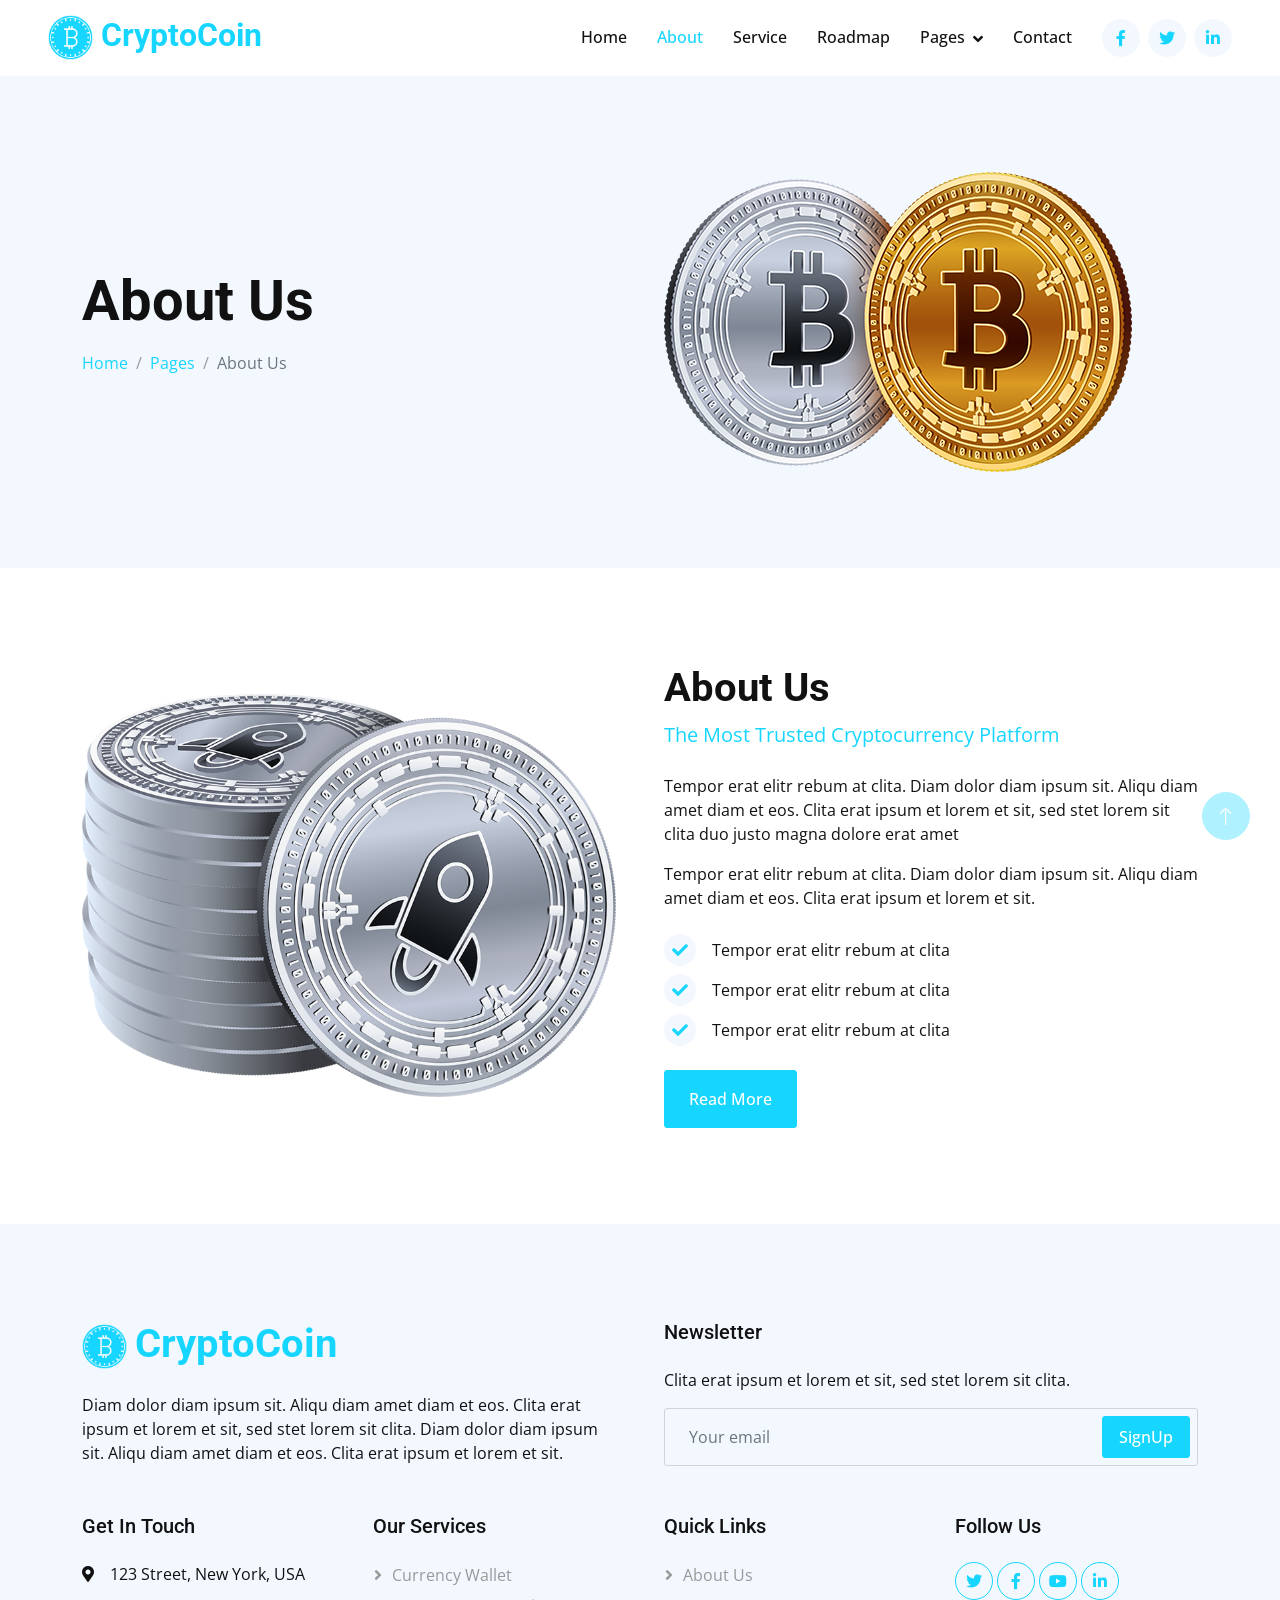
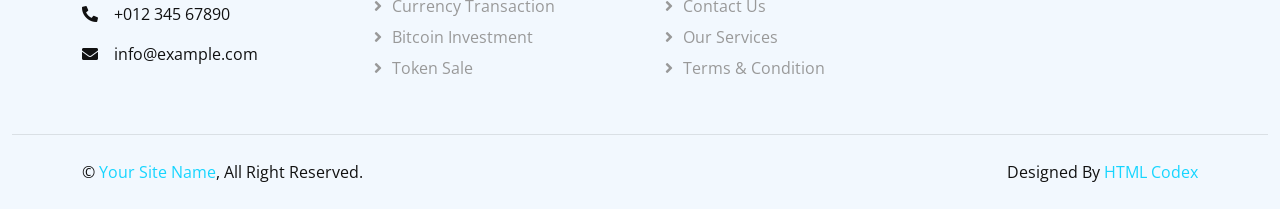
<file: about.html>
<!DOCTYPE html>
<html lang="en">

<head>
    <meta charset="utf-8">
    <title>CryptoCoin - Free Cryptocurrency Website Template</title>
    <meta content="width=device-width, initial-scale=1.0" name="viewport">
    <meta content="" name="keywords">
    <meta content="" name="description">

    <!-- Favicon -->
    <link href="img/favicon.ico" rel="icon">

    <!-- Google Web Fonts -->
    <link rel="preconnect" href="https://fonts.googleapis.com">
    <link rel="preconnect" href="https://fonts.gstatic.com" crossorigin>
    <link href="https://fonts.googleapis.com/css2?family=Open+Sans:wght@400;500&family=Roboto:wght@500;700&display=swap" rel="stylesheet">  

    <!-- Icon Font Stylesheet -->
    <link href="https://cdnjs.cloudflare.com/ajax/libs/font-awesome/5.10.0/css/all.min.css" rel="stylesheet">
    <link href="https://cdn.jsdelivr.net/npm/bootstrap-icons@1.4.1/font/bootstrap-icons.css" rel="stylesheet">

    <!-- Libraries Stylesheet -->
    <link href="lib/animate/animate.min.css" rel="stylesheet">
    <link href="lib/owlcarousel/assets/owl.carousel.min.css" rel="stylesheet">

    <!-- Customized Bootstrap Stylesheet -->
    <link href="css/bootstrap.min.css" rel="stylesheet">

    <!-- Template Stylesheet -->
    <link href="css/style.css" rel="stylesheet">
</head>

<body>
    <!-- Spinner Start -->
    <div id="spinner" class="show bg-white position-fixed translate-middle w-100 vh-100 top-50 start-50 d-flex align-items-center justify-content-center">
        <div class="spinner-grow text-primary" role="status"></div>
    </div>
    <!-- Spinner End -->


    <!-- Navbar Start -->
    <nav class="navbar navbar-expand-lg bg-white navbar-light sticky-top p-0 px-4 px-lg-5">
        <a href="index.html" class="navbar-brand d-flex align-items-center">
            <h2 class="m-0 text-primary"><img class="img-fluid me-2" src="img/icon-1.png" alt="" style="width: 45px;">CryptoCoin</h2>
        </a>
        <button type="button" class="navbar-toggler" data-bs-toggle="collapse" data-bs-target="#navbarCollapse">
            <span class="navbar-toggler-icon"></span>
        </button>
        <div class="collapse navbar-collapse" id="navbarCollapse">
            <div class="navbar-nav ms-auto py-4 py-lg-0">
                <a href="index.html" class="nav-item nav-link">Home</a>
                <a href="about.html" class="nav-item nav-link active">About</a>
                <a href="service.html" class="nav-item nav-link">Service</a>
                <a href="roadmap.html" class="nav-item nav-link">Roadmap</a>
                <div class="nav-item dropdown">
                    <a href="#" class="nav-link dropdown-toggle" data-bs-toggle="dropdown">Pages</a>
                    <div class="dropdown-menu shadow-sm m-0">
                        <a href="feature.html" class="dropdown-item">Feature</a>
                        <a href="token.html" class="dropdown-item">Token Sale</a>
                        <a href="faq.html" class="dropdown-item">FAQs</a>
                        <a href="404.html" class="dropdown-item">404 Page</a>
                    </div>
                </div>
                <a href="contact.html" class="nav-item nav-link">Contact</a>
            </div>
            <div class="h-100 d-lg-inline-flex align-items-center d-none">
                <a class="btn btn-square rounded-circle bg-light text-primary me-2" href=""><i class="fab fa-facebook-f"></i></a>
                <a class="btn btn-square rounded-circle bg-light text-primary me-2" href=""><i class="fab fa-twitter"></i></a>
                <a class="btn btn-square rounded-circle bg-light text-primary me-0" href=""><i class="fab fa-linkedin-in"></i></a>
            </div>
        </div>
    </nav>
    <!-- Navbar End -->


    <!-- Header Start -->
    <div class="container-fluid hero-header bg-light py-5 mb-5">
        <div class="container py-5">
            <div class="row g-5 align-items-center">
                <div class="col-lg-6">
                    <h1 class="display-4 mb-3 animated slideInDown">About Us</h1>
                    <nav aria-label="breadcrumb animated slideInDown">
                        <ol class="breadcrumb mb-0">
                            <li class="breadcrumb-item"><a href="#">Home</a></li>
                            <li class="breadcrumb-item"><a href="#">Pages</a></li>
                            <li class="breadcrumb-item active" aria-current="page">About Us</li>
                        </ol>
                    </nav>
                </div>
                <div class="col-lg-6 animated fadeIn">
                    <img class="img-fluid animated pulse infinite" style="animation-duration: 3s;" src="img/hero-2.png" alt="">
                </div>
            </div>
        </div>
    </div>
    <!-- Header End -->


    <!-- About Start -->
    <div class="container-xxl py-5">
        <div class="container">
            <div class="row g-5 align-items-center">
                <div class="col-lg-6 wow fadeInUp" data-wow-delay="0.1s">
                    <img class="img-fluid" src="img/about.png" alt="">
                </div>
                <div class="col-lg-6 wow fadeInUp" data-wow-delay="0.5s">
                    <div class="h-100">
                        <h1 class="display-6">About Us</h1>
                        <p class="text-primary fs-5 mb-4">The Most Trusted Cryptocurrency Platform</p>
                        <p>Tempor erat elitr rebum at clita. Diam dolor diam ipsum sit. Aliqu diam amet diam et eos. Clita erat ipsum et lorem et sit, sed stet lorem sit clita duo justo magna dolore erat amet</p>
                        <p class="mb-4">Tempor erat elitr rebum at clita. Diam dolor diam ipsum sit. Aliqu diam amet diam et eos. Clita erat ipsum et lorem et sit.</p>
                        <div class="d-flex align-items-center mb-2">
                            <i class="fa fa-check bg-light text-primary btn-sm-square rounded-circle me-3 fw-bold"></i>
                            <span>Tempor erat elitr rebum at clita</span>
                        </div>
                        <div class="d-flex align-items-center mb-2">
                            <i class="fa fa-check bg-light text-primary btn-sm-square rounded-circle me-3 fw-bold"></i>
                            <span>Tempor erat elitr rebum at clita</span>
                        </div>
                        <div class="d-flex align-items-center mb-4">
                            <i class="fa fa-check bg-light text-primary btn-sm-square rounded-circle me-3 fw-bold"></i>
                            <span>Tempor erat elitr rebum at clita</span>
                        </div>
                        <a class="btn btn-primary py-3 px-4" href="">Read More</a>
                    </div>
                </div>
            </div>
        </div>
    </div>
    <!-- About End -->


    <!-- Footer Start -->
    <div class="container-fluid bg-light footer mt-5 pt-5 wow fadeIn" data-wow-delay="0.1s">
        <div class="container py-5">
            <div class="row g-5">
                <div class="col-md-6">
                    <h1 class="text-primary mb-4"><img class="img-fluid me-2" src="img/icon-1.png" alt="" style="width: 45px;">CryptoCoin</h1>
                    <span>Diam dolor diam ipsum sit. Aliqu diam amet diam et eos. Clita erat ipsum et lorem et sit, sed stet lorem sit clita. Diam dolor diam ipsum sit. Aliqu diam amet diam et eos. Clita erat ipsum et lorem et sit.</span>
                </div>
                <div class="col-md-6">
                    <h5 class="mb-4">Newsletter</h5>
                    <p>Clita erat ipsum et lorem et sit, sed stet lorem sit clita.</p>
                    <div class="position-relative">
                        <input class="form-control bg-transparent w-100 py-3 ps-4 pe-5" type="text" placeholder="Your email">
                        <button type="button" class="btn btn-primary py-2 px-3 position-absolute top-0 end-0 mt-2 me-2">SignUp</button>
                    </div>
                </div>
                <div class="col-lg-3 col-md-6">
                    <h5 class="mb-4">Get In Touch</h5>
                    <p><i class="fa fa-map-marker-alt me-3"></i>123 Street, New York, USA</p>
                    <p><i class="fa fa-phone-alt me-3"></i>+012 345 67890</p>
                    <p><i class="fa fa-envelope me-3"></i>info@example.com</p>
                </div>
                <div class="col-lg-3 col-md-6">
                    <h5 class="mb-4">Our Services</h5>
                    <a class="btn btn-link" href="">Currency Wallet</a>
                    <a class="btn btn-link" href="">Currency Transaction</a>
                    <a class="btn btn-link" href="">Bitcoin Investment</a>
                    <a class="btn btn-link" href="">Token Sale</a>
                </div>
                <div class="col-lg-3 col-md-6">
                    <h5 class="mb-4">Quick Links</h5>
                    <a class="btn btn-link" href="">About Us</a>
                    <a class="btn btn-link" href="">Contact Us</a>
                    <a class="btn btn-link" href="">Our Services</a>
                    <a class="btn btn-link" href="">Terms & Condition</a>
                </div>
                <div class="col-lg-3 col-md-6">
                    <h5 class="mb-4">Follow Us</h5>
                    <div class="d-flex">
                        <a class="btn btn-square rounded-circle me-1" href=""><i class="fab fa-twitter"></i></a>
                        <a class="btn btn-square rounded-circle me-1" href=""><i class="fab fa-facebook-f"></i></a>
                        <a class="btn btn-square rounded-circle me-1" href=""><i class="fab fa-youtube"></i></a>
                        <a class="btn btn-square rounded-circle me-1" href=""><i class="fab fa-linkedin-in"></i></a>
                    </div>
                </div>
            </div>
        </div>
        <div class="container-fluid copyright">
            <div class="container">
                <div class="row">
                    <div class="col-md-6 text-center text-md-start mb-3 mb-md-0">
                        &copy; <a href="#">Your Site Name</a>, All Right Reserved.
                    </div>
                    <div class="col-md-6 text-center text-md-end">
                        <!--/*** This template is free as long as you keep the footer author’s credit link/attribution link/backlink. If you'd like to use the template without the footer author’s credit link/attribution link/backlink, you can purchase the Credit Removal License from "https://htmlcodex.com/credit-removal". Thank you for your support. ***/-->
                        Designed By <a href="https://htmlcodex.com">HTML Codex</a>
                    </div>
                </div>
            </div>
        </div>
    </div>
    <!-- Footer End -->


    <!-- Back to Top -->
    <a href="#" class="btn btn-lg btn-primary btn-lg-square rounded-circle back-to-top"><i class="bi bi-arrow-up"></i></a>


    <!-- JavaScript Libraries -->
    <script src="https://code.jquery.com/jquery-3.4.1.min.js"></script>
    <script src="https://cdn.jsdelivr.net/npm/bootstrap@5.0.0/dist/js/bootstrap.bundle.min.js"></script>
    <script src="lib/wow/wow.min.js"></script>
    <script src="lib/easing/easing.min.js"></script>
    <script src="lib/waypoints/waypoints.min.js"></script>
    <script src="lib/owlcarousel/owl.carousel.min.js"></script>
    <script src="lib/counterup/counterup.min.js"></script>

    <!-- Template Javascript -->
    <script src="js/main.js"></script>
</body>

</html>
</file>
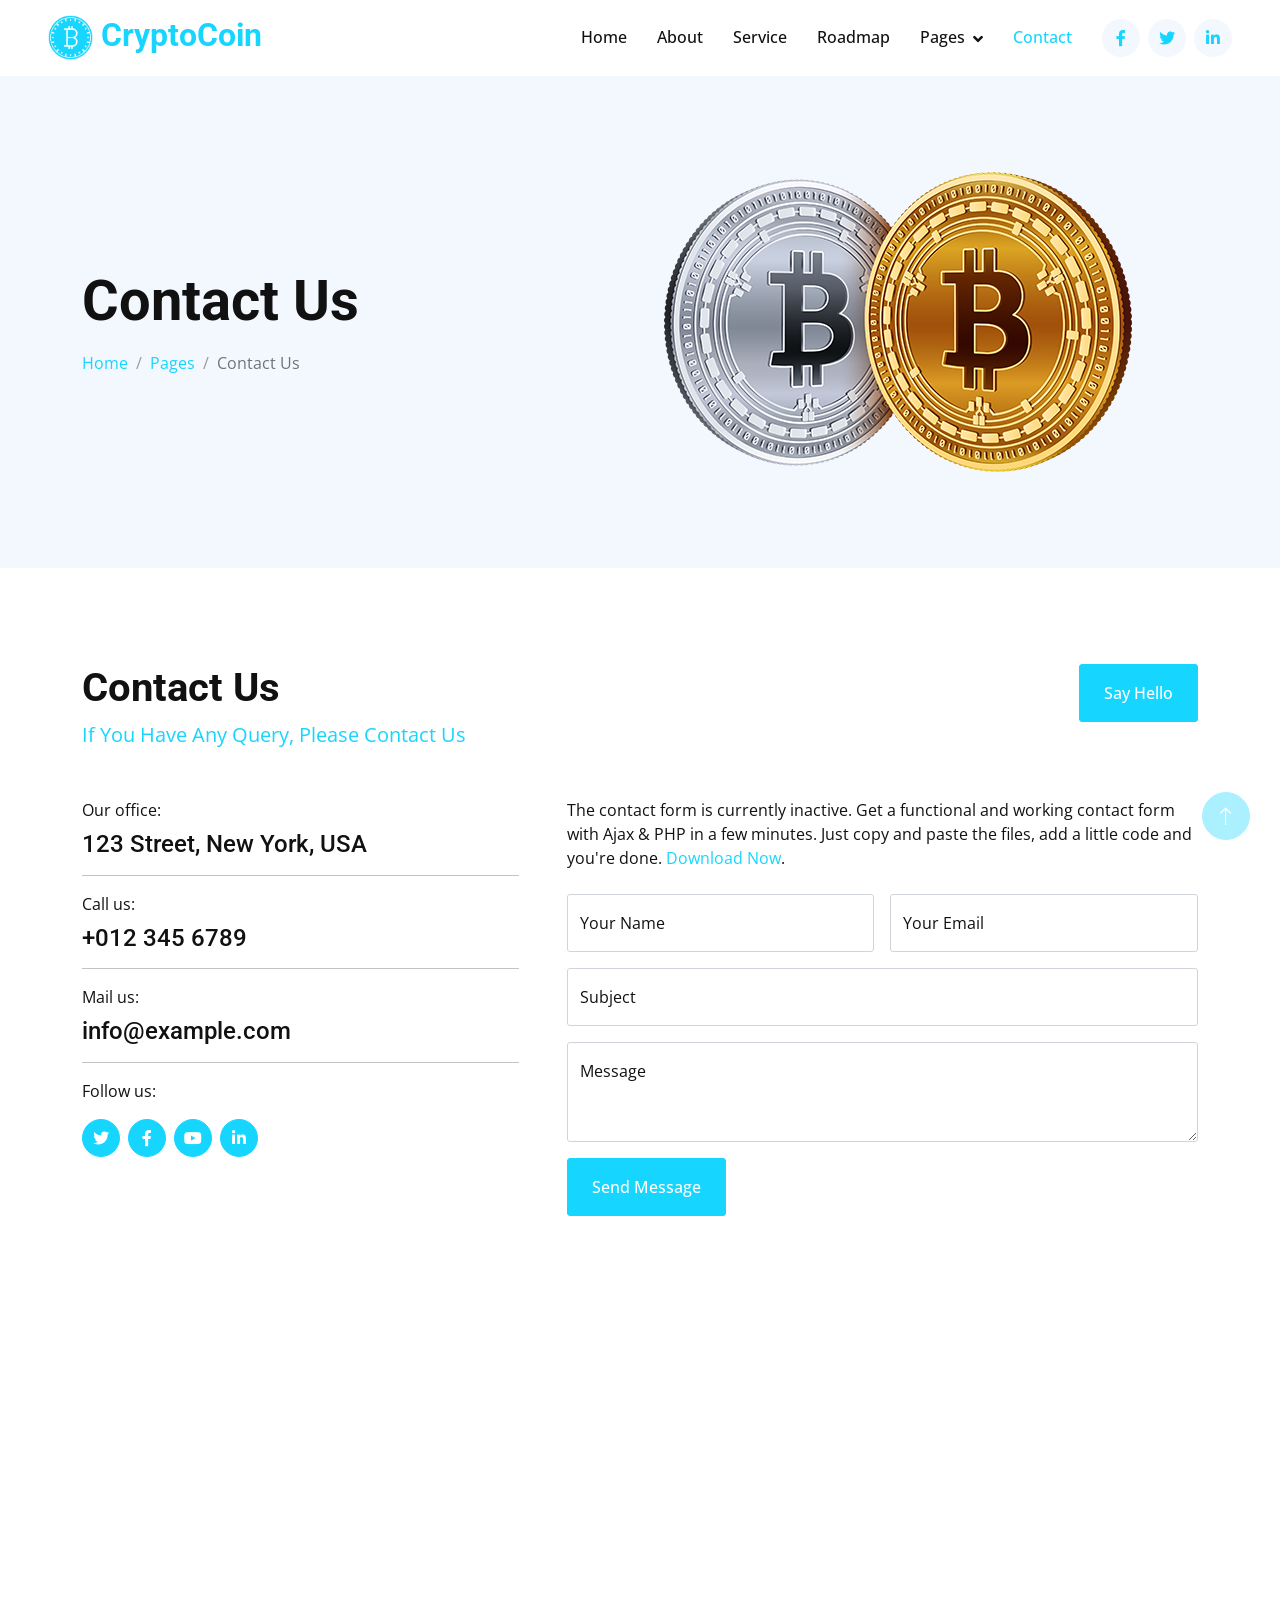
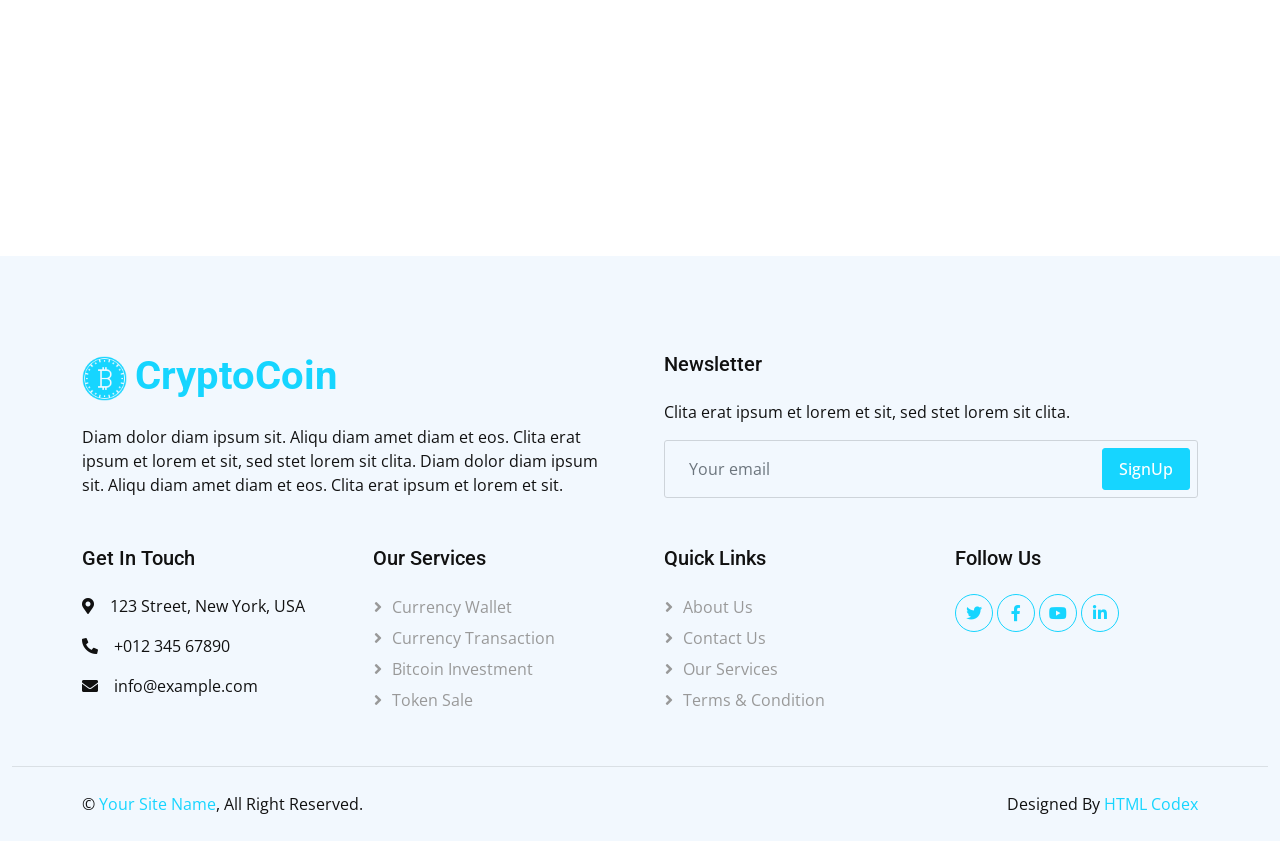
<file: contact.html>
<!DOCTYPE html>
<html lang="en">

<head>
    <meta charset="utf-8">
    <title>CryptoCoin - Free Cryptocurrency Website Template</title>
    <meta content="width=device-width, initial-scale=1.0" name="viewport">
    <meta content="" name="keywords">
    <meta content="" name="description">

    <!-- Favicon -->
    <link href="img/favicon.ico" rel="icon">

    <!-- Google Web Fonts -->
    <link rel="preconnect" href="https://fonts.googleapis.com">
    <link rel="preconnect" href="https://fonts.gstatic.com" crossorigin>
    <link href="https://fonts.googleapis.com/css2?family=Open+Sans:wght@400;500&family=Roboto:wght@500;700&display=swap" rel="stylesheet">  

    <!-- Icon Font Stylesheet -->
    <link href="https://cdnjs.cloudflare.com/ajax/libs/font-awesome/5.10.0/css/all.min.css" rel="stylesheet">
    <link href="https://cdn.jsdelivr.net/npm/bootstrap-icons@1.4.1/font/bootstrap-icons.css" rel="stylesheet">

    <!-- Libraries Stylesheet -->
    <link href="lib/animate/animate.min.css" rel="stylesheet">
    <link href="lib/owlcarousel/assets/owl.carousel.min.css" rel="stylesheet">

    <!-- Customized Bootstrap Stylesheet -->
    <link href="css/bootstrap.min.css" rel="stylesheet">

    <!-- Template Stylesheet -->
    <link href="css/style.css" rel="stylesheet">
</head>

<body>
    <!-- Spinner Start -->
    <div id="spinner" class="show bg-white position-fixed translate-middle w-100 vh-100 top-50 start-50 d-flex align-items-center justify-content-center">
        <div class="spinner-grow text-primary" role="status"></div>
    </div>
    <!-- Spinner End -->


    <!-- Navbar Start -->
    <nav class="navbar navbar-expand-lg bg-white navbar-light sticky-top p-0 px-4 px-lg-5">
        <a href="index.html" class="navbar-brand d-flex align-items-center">
            <h2 class="m-0 text-primary"><img class="img-fluid me-2" src="img/icon-1.png" alt="" style="width: 45px;">CryptoCoin</h2>
        </a>
        <button type="button" class="navbar-toggler" data-bs-toggle="collapse" data-bs-target="#navbarCollapse">
            <span class="navbar-toggler-icon"></span>
        </button>
        <div class="collapse navbar-collapse" id="navbarCollapse">
            <div class="navbar-nav ms-auto py-4 py-lg-0">
                <a href="index.html" class="nav-item nav-link">Home</a>
                <a href="about.html" class="nav-item nav-link">About</a>
                <a href="service.html" class="nav-item nav-link">Service</a>
                <a href="roadmap.html" class="nav-item nav-link">Roadmap</a>
                <div class="nav-item dropdown">
                    <a href="#" class="nav-link dropdown-toggle" data-bs-toggle="dropdown">Pages</a>
                    <div class="dropdown-menu shadow-sm m-0">
                        <a href="feature.html" class="dropdown-item">Feature</a>
                        <a href="token.html" class="dropdown-item">Token Sale</a>
                        <a href="faq.html" class="dropdown-item">FAQs</a>
                        <a href="404.html" class="dropdown-item">404 Page</a>
                    </div>
                </div>
                <a href="contact.html" class="nav-item nav-link active">Contact</a>
            </div>
            <div class="h-100 d-lg-inline-flex align-items-center d-none">
                <a class="btn btn-square rounded-circle bg-light text-primary me-2" href=""><i class="fab fa-facebook-f"></i></a>
                <a class="btn btn-square rounded-circle bg-light text-primary me-2" href=""><i class="fab fa-twitter"></i></a>
                <a class="btn btn-square rounded-circle bg-light text-primary me-0" href=""><i class="fab fa-linkedin-in"></i></a>
            </div>
        </div>
    </nav>
    <!-- Navbar End -->


    <!-- Header Start -->
    <div class="container-fluid hero-header bg-light py-5 mb-5">
        <div class="container py-5">
            <div class="row g-5 align-items-center">
                <div class="col-lg-6">
                    <h1 class="display-4 mb-3 animated slideInDown">Contact Us</h1>
                    <nav aria-label="breadcrumb animated slideInDown">
                        <ol class="breadcrumb mb-0">
                            <li class="breadcrumb-item"><a href="#">Home</a></li>
                            <li class="breadcrumb-item"><a href="#">Pages</a></li>
                            <li class="breadcrumb-item active" aria-current="page">Contact Us</li>
                        </ol>
                    </nav>
                </div>
                <div class="col-lg-6 animated fadeIn">
                    <img class="img-fluid animated pulse infinite" style="animation-duration: 3s;" src="img/hero-2.png" alt="">
                </div>
            </div>
        </div>
    </div>
    <!-- Header End -->


    <!-- Contact Start -->
    <div class="container-xxl py-5">
        <div class="container">
            <div class="row g-5 mb-5 wow fadeInUp" data-wow-delay="0.1s">
                <div class="col-lg-6">
                    <h1 class="display-6">Contact Us</h1>
                    <p class="text-primary fs-5 mb-0">If You Have Any Query, Please Contact Us</p>
                </div>
                <div class="col-lg-6 text-lg-end">
                    <a class="btn btn-primary py-3 px-4" href="">Say Hello</a>
                </div>
            </div>
            <div class="row g-5">
                <div class="col-lg-5 col-md-6 wow fadeInUp" data-wow-delay="0.1s">
                    <p class="mb-2">Our office:</p>
                    <h4>123 Street, New York, USA</h4>
                    <hr class="w-100">
                    <p class="mb-2">Call us:</p>
                    <h4>+012 345 6789</h4>
                    <hr class="w-100">
                    <p class="mb-2">Mail us:</p>
                    <h4>info@example.com</h4>
                    <hr class="w-100">
                    <p class="mb-2">Follow us:</p>
                    <div class="d-flex pt-2">
                        <a class="btn btn-square btn-primary rounded-circle me-2" href=""><i class="fab fa-twitter"></i></a>
                        <a class="btn btn-square btn-primary rounded-circle me-2" href=""><i class="fab fa-facebook-f"></i></a>
                        <a class="btn btn-square btn-primary rounded-circle me-2" href=""><i class="fab fa-youtube"></i></a>
                        <a class="btn btn-square btn-primary rounded-circle me-2" href=""><i class="fab fa-linkedin-in"></i></a>
                    </div>
                </div>
                <div class="col-lg-7 col-md-6 wow fadeInUp" data-wow-delay="0.5s">
                    <p class="mb-4">The contact form is currently inactive. Get a functional and working contact form with Ajax & PHP in a few minutes. Just copy and paste the files, add a little code and you're done. <a href="https://htmlcodex.com/contact-form">Download Now</a>.</p>
                    <form>
                        <div class="row g-3">
                            <div class="col-md-6">
                                <div class="form-floating">
                                    <input type="text" class="form-control" id="name" placeholder="Your Name">
                                    <label for="name">Your Name</label>
                                </div>
                            </div>
                            <div class="col-md-6">
                                <div class="form-floating">
                                    <input type="email" class="form-control" id="email" placeholder="Your Email">
                                    <label for="email">Your Email</label>
                                </div>
                            </div>
                            <div class="col-12">
                                <div class="form-floating">
                                    <input type="text" class="form-control" id="subject" placeholder="Subject">
                                    <label for="subject">Subject</label>
                                </div>
                            </div>
                            <div class="col-12">
                                <div class="form-floating">
                                    <textarea class="form-control" placeholder="Leave a message here" id="message" style="height: 100px"></textarea>
                                    <label for="message">Message</label>
                                </div>
                            </div>
                            <div class="col-12">
                                <button class="btn btn-primary py-3 px-4" type="submit">Send Message</button>
                            </div>
                        </div>
                    </form>
                </div>
            </div>
        </div>
    </div>
    <!-- Contact End -->


    <!-- Google Map Start -->
    <div class="container-xxl py-5 px-0 wow fadeInUp" data-wow-delay="0.1s">
        <iframe class="w-100 mb-n2" style="height: 450px;"
            src="https://www.google.com/maps/embed?pb=!1m18!1m12!1m3!1d3001156.4288297426!2d-78.01371936852176!3d42.72876761954724!2m3!1f0!2f0!3f0!3m2!1i1024!2i768!4f13.1!3m3!1m2!1s0x4ccc4bf0f123a5a9%3A0xddcfc6c1de189567!2sNew%20York%2C%20USA!5e0!3m2!1sen!2sbd!4v1603794290143!5m2!1sen!2sbd"
            frameborder="0" allowfullscreen="" aria-hidden="false" tabindex="0"></iframe>
    </div>
    <!-- Google Map End -->


    <!-- Footer Start -->
    <div class="container-fluid bg-light footer mt-5 pt-5 wow fadeIn" data-wow-delay="0.1s">
        <div class="container py-5">
            <div class="row g-5">
                <div class="col-md-6">
                    <h1 class="text-primary mb-4"><img class="img-fluid me-2" src="img/icon-1.png" alt="" style="width: 45px;">CryptoCoin</h1>
                    <span>Diam dolor diam ipsum sit. Aliqu diam amet diam et eos. Clita erat ipsum et lorem et sit, sed stet lorem sit clita. Diam dolor diam ipsum sit. Aliqu diam amet diam et eos. Clita erat ipsum et lorem et sit.</span>
                </div>
                <div class="col-md-6">
                    <h5 class="mb-4">Newsletter</h5>
                    <p>Clita erat ipsum et lorem et sit, sed stet lorem sit clita.</p>
                    <div class="position-relative">
                        <input class="form-control bg-transparent w-100 py-3 ps-4 pe-5" type="text" placeholder="Your email">
                        <button type="button" class="btn btn-primary py-2 px-3 position-absolute top-0 end-0 mt-2 me-2">SignUp</button>
                    </div>
                </div>
                <div class="col-lg-3 col-md-6">
                    <h5 class="mb-4">Get In Touch</h5>
                    <p><i class="fa fa-map-marker-alt me-3"></i>123 Street, New York, USA</p>
                    <p><i class="fa fa-phone-alt me-3"></i>+012 345 67890</p>
                    <p><i class="fa fa-envelope me-3"></i>info@example.com</p>
                </div>
                <div class="col-lg-3 col-md-6">
                    <h5 class="mb-4">Our Services</h5>
                    <a class="btn btn-link" href="">Currency Wallet</a>
                    <a class="btn btn-link" href="">Currency Transaction</a>
                    <a class="btn btn-link" href="">Bitcoin Investment</a>
                    <a class="btn btn-link" href="">Token Sale</a>
                </div>
                <div class="col-lg-3 col-md-6">
                    <h5 class="mb-4">Quick Links</h5>
                    <a class="btn btn-link" href="">About Us</a>
                    <a class="btn btn-link" href="">Contact Us</a>
                    <a class="btn btn-link" href="">Our Services</a>
                    <a class="btn btn-link" href="">Terms & Condition</a>
                </div>
                <div class="col-lg-3 col-md-6">
                    <h5 class="mb-4">Follow Us</h5>
                    <div class="d-flex">
                        <a class="btn btn-square rounded-circle me-1" href=""><i class="fab fa-twitter"></i></a>
                        <a class="btn btn-square rounded-circle me-1" href=""><i class="fab fa-facebook-f"></i></a>
                        <a class="btn btn-square rounded-circle me-1" href=""><i class="fab fa-youtube"></i></a>
                        <a class="btn btn-square rounded-circle me-1" href=""><i class="fab fa-linkedin-in"></i></a>
                    </div>
                </div>
            </div>
        </div>
        <div class="container-fluid copyright">
            <div class="container">
                <div class="row">
                    <div class="col-md-6 text-center text-md-start mb-3 mb-md-0">
                        &copy; <a href="#">Your Site Name</a>, All Right Reserved.
                    </div>
                    <div class="col-md-6 text-center text-md-end">
                        <!--/*** This template is free as long as you keep the footer author’s credit link/attribution link/backlink. If you'd like to use the template without the footer author’s credit link/attribution link/backlink, you can purchase the Credit Removal License from "https://htmlcodex.com/credit-removal". Thank you for your support. ***/-->
                        Designed By <a href="https://htmlcodex.com">HTML Codex</a>
                    </div>
                </div>
            </div>
        </div>
    </div>
    <!-- Footer End -->


    <!-- Back to Top -->
    <a href="#" class="btn btn-lg btn-primary btn-lg-square rounded-circle back-to-top"><i class="bi bi-arrow-up"></i></a>


    <!-- JavaScript Libraries -->
    <script src="https://code.jquery.com/jquery-3.4.1.min.js"></script>
    <script src="https://cdn.jsdelivr.net/npm/bootstrap@5.0.0/dist/js/bootstrap.bundle.min.js"></script>
    <script src="lib/wow/wow.min.js"></script>
    <script src="lib/easing/easing.min.js"></script>
    <script src="lib/waypoints/waypoints.min.js"></script>
    <script src="lib/owlcarousel/owl.carousel.min.js"></script>
    <script src="lib/counterup/counterup.min.js"></script>

    <!-- Template Javascript -->
    <script src="js/main.js"></script>
</body>

</html>
</file>
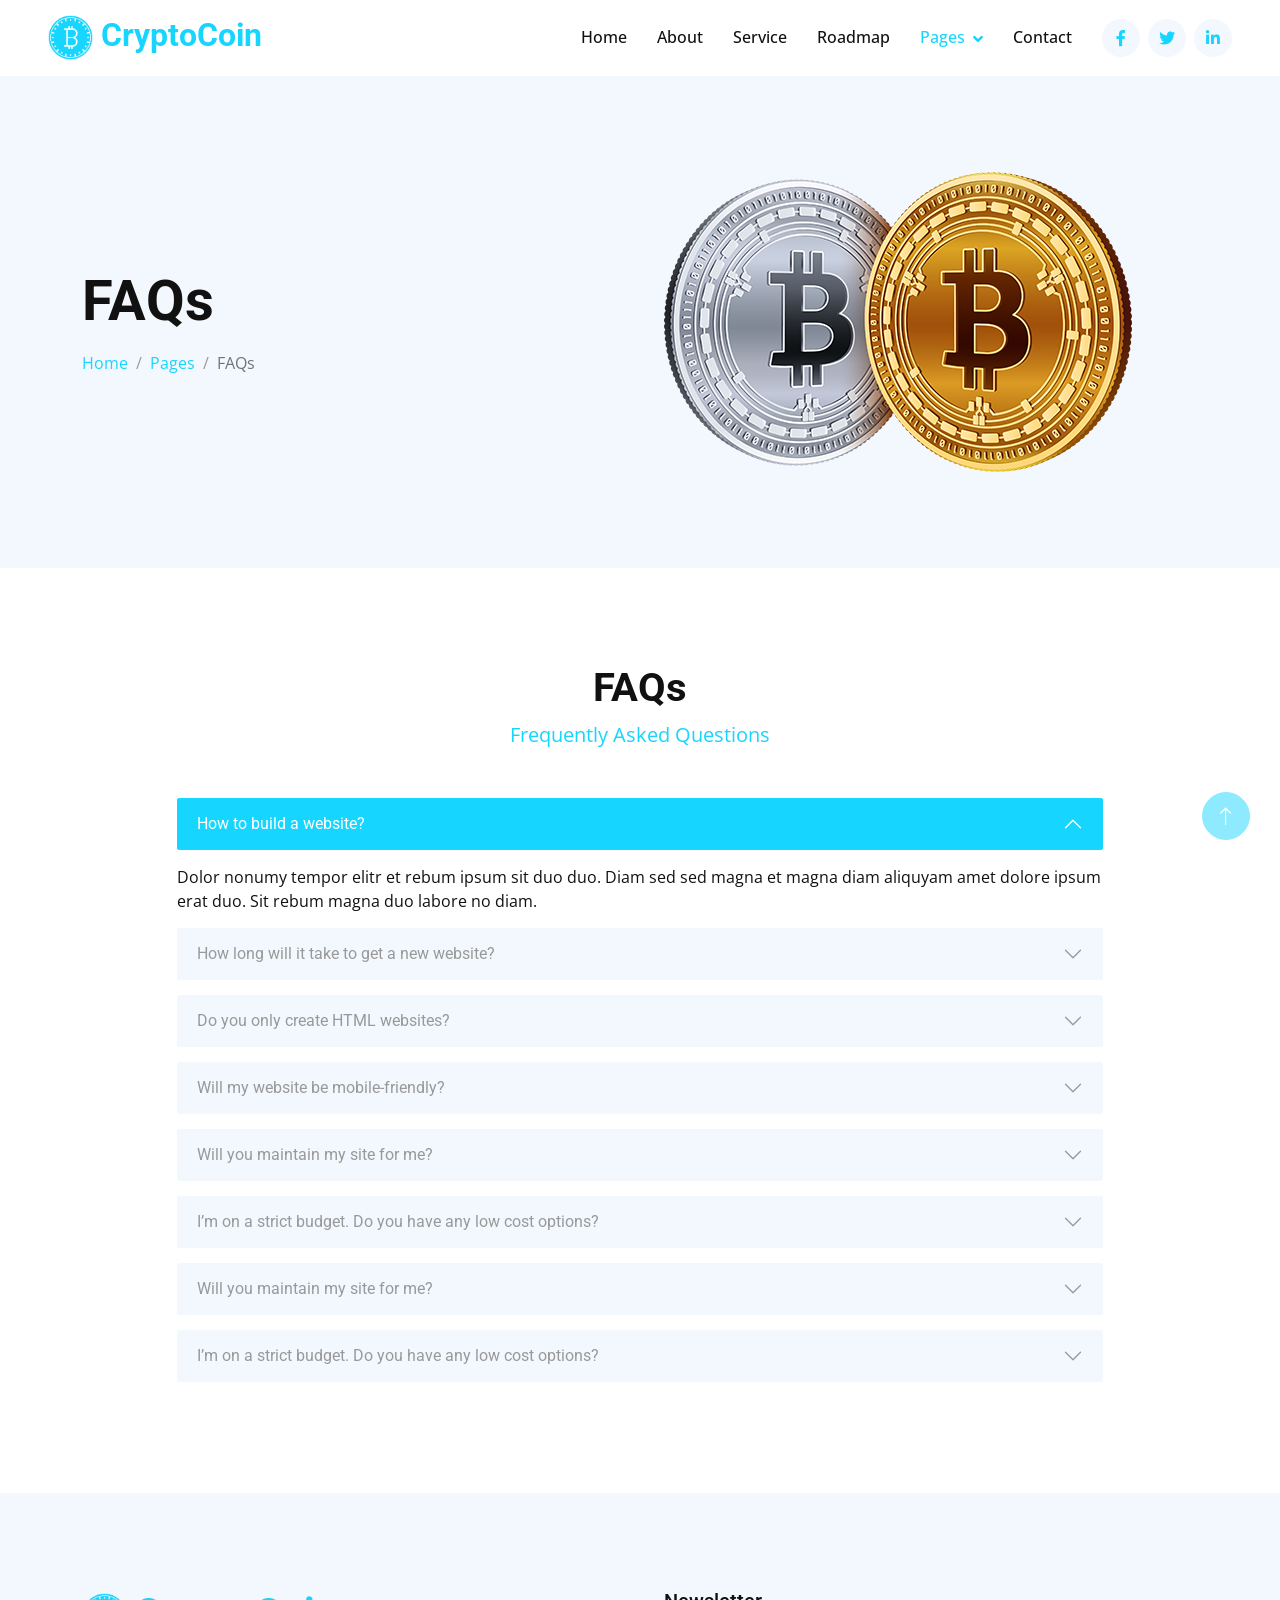
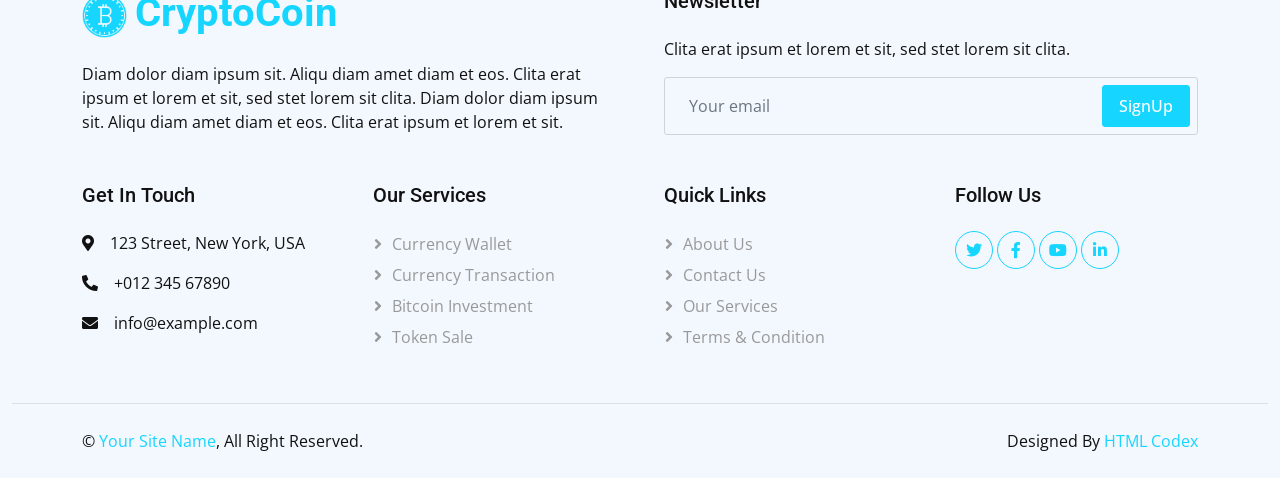
<file: faq.html>
<!DOCTYPE html>
<html lang="en">

<head>
    <meta charset="utf-8">
    <title>CryptoCoin - Free Cryptocurrency Website Template</title>
    <meta content="width=device-width, initial-scale=1.0" name="viewport">
    <meta content="" name="keywords">
    <meta content="" name="description">

    <!-- Favicon -->
    <link href="img/favicon.ico" rel="icon">

    <!-- Google Web Fonts -->
    <link rel="preconnect" href="https://fonts.googleapis.com">
    <link rel="preconnect" href="https://fonts.gstatic.com" crossorigin>
    <link href="https://fonts.googleapis.com/css2?family=Open+Sans:wght@400;500&family=Roboto:wght@500;700&display=swap" rel="stylesheet">  

    <!-- Icon Font Stylesheet -->
    <link href="https://cdnjs.cloudflare.com/ajax/libs/font-awesome/5.10.0/css/all.min.css" rel="stylesheet">
    <link href="https://cdn.jsdelivr.net/npm/bootstrap-icons@1.4.1/font/bootstrap-icons.css" rel="stylesheet">

    <!-- Libraries Stylesheet -->
    <link href="lib/animate/animate.min.css" rel="stylesheet">
    <link href="lib/owlcarousel/assets/owl.carousel.min.css" rel="stylesheet">

    <!-- Customized Bootstrap Stylesheet -->
    <link href="css/bootstrap.min.css" rel="stylesheet">

    <!-- Template Stylesheet -->
    <link href="css/style.css" rel="stylesheet">
</head>

<body>
    <!-- Spinner Start -->
    <div id="spinner" class="show bg-white position-fixed translate-middle w-100 vh-100 top-50 start-50 d-flex align-items-center justify-content-center">
        <div class="spinner-grow text-primary" role="status"></div>
    </div>
    <!-- Spinner End -->


    <!-- Navbar Start -->
    <nav class="navbar navbar-expand-lg bg-white navbar-light sticky-top p-0 px-4 px-lg-5">
        <a href="index.html" class="navbar-brand d-flex align-items-center">
            <h2 class="m-0 text-primary"><img class="img-fluid me-2" src="img/icon-1.png" alt="" style="width: 45px;">CryptoCoin</h2>
        </a>
        <button type="button" class="navbar-toggler" data-bs-toggle="collapse" data-bs-target="#navbarCollapse">
            <span class="navbar-toggler-icon"></span>
        </button>
        <div class="collapse navbar-collapse" id="navbarCollapse">
            <div class="navbar-nav ms-auto py-4 py-lg-0">
                <a href="index.html" class="nav-item nav-link">Home</a>
                <a href="about.html" class="nav-item nav-link">About</a>
                <a href="service.html" class="nav-item nav-link">Service</a>
                <a href="roadmap.html" class="nav-item nav-link">Roadmap</a>
                <div class="nav-item dropdown">
                    <a href="#" class="nav-link dropdown-toggle active" data-bs-toggle="dropdown">Pages</a>
                    <div class="dropdown-menu shadow-sm m-0">
                        <a href="feature.html" class="dropdown-item">Feature</a>
                        <a href="token.html" class="dropdown-item">Token Sale</a>
                        <a href="faq.html" class="dropdown-item active">FAQs</a>
                        <a href="404.html" class="dropdown-item">404 Page</a>
                    </div>
                </div>
                <a href="contact.html" class="nav-item nav-link">Contact</a>
            </div>
            <div class="h-100 d-lg-inline-flex align-items-center d-none">
                <a class="btn btn-square rounded-circle bg-light text-primary me-2" href=""><i class="fab fa-facebook-f"></i></a>
                <a class="btn btn-square rounded-circle bg-light text-primary me-2" href=""><i class="fab fa-twitter"></i></a>
                <a class="btn btn-square rounded-circle bg-light text-primary me-0" href=""><i class="fab fa-linkedin-in"></i></a>
            </div>
        </div>
    </nav>
    <!-- Navbar End -->


    <!-- Header Start -->
    <div class="container-fluid hero-header bg-light py-5 mb-5">
        <div class="container py-5">
            <div class="row g-5 align-items-center">
                <div class="col-lg-6">
                    <h1 class="display-4 mb-3 animated slideInDown">FAQs</h1>
                    <nav aria-label="breadcrumb animated slideInDown">
                        <ol class="breadcrumb mb-0">
                            <li class="breadcrumb-item"><a href="#">Home</a></li>
                            <li class="breadcrumb-item"><a href="#">Pages</a></li>
                            <li class="breadcrumb-item active" aria-current="page">FAQs</li>
                        </ol>
                    </nav>
                </div>
                <div class="col-lg-6 animated fadeIn">
                    <img class="img-fluid animated pulse infinite" style="animation-duration: 3s;" src="img/hero-2.png" alt="">
                </div>
            </div>
        </div>
    </div>
    <!-- Header End -->


    <!-- FAQs Start -->
    <div class="container-xxl py-5">
        <div class="container">
            <div class="text-center mx-auto wow fadeInUp" data-wow-delay="0.1s" style="max-width: 500px;">
                <h1 class="display-6">FAQs</h1>
                <p class="text-primary fs-5 mb-5">Frequently Asked Questions</p>
            </div>
            <div class="row justify-content-center">
                <div class="col-lg-10">
                    <div class="accordion" id="accordionExample">
                        <div class="accordion-item wow fadeInUp" data-wow-delay="0.1s">
                            <h2 class="accordion-header" id="headingOne">
                                <button class="accordion-button" type="button" data-bs-toggle="collapse"
                                    data-bs-target="#collapseOne" aria-expanded="true" aria-controls="collapseOne">
                                    How to build a website?
                                </button>
                            </h2>
                            <div id="collapseOne" class="accordion-collapse collapse show" aria-labelledby="headingOne"
                                data-bs-parent="#accordionExample">
                                <div class="accordion-body">
                                    Dolor nonumy tempor elitr et rebum ipsum sit duo duo. Diam sed sed magna et magna diam aliquyam amet dolore ipsum erat duo. Sit rebum magna duo labore no diam.
                                </div>
                            </div>
                        </div>
                        <div class="accordion-item wow fadeInUp" data-wow-delay="0.2s">
                            <h2 class="accordion-header" id="headingTwo">
                                <button class="accordion-button collapsed" type="button" data-bs-toggle="collapse"
                                    data-bs-target="#collapseTwo" aria-expanded="false" aria-controls="collapseTwo">
                                    How long will it take to get a new website?
                                </button>
                            </h2>
                            <div id="collapseTwo" class="accordion-collapse collapse" aria-labelledby="headingTwo"
                                data-bs-parent="#accordionExample">
                                <div class="accordion-body">
                                    Dolor nonumy tempor elitr et rebum ipsum sit duo duo. Diam sed sed magna et magna diam aliquyam amet dolore ipsum erat duo. Sit rebum magna duo labore no diam.
                                </div>
                            </div>
                        </div>
                        <div class="accordion-item wow fadeInUp" data-wow-delay="0.3s">
                            <h2 class="accordion-header" id="headingThree">
                                <button class="accordion-button collapsed" type="button" data-bs-toggle="collapse"
                                    data-bs-target="#collapseThree" aria-expanded="false" aria-controls="collapseThree">
                                    Do you only create HTML websites?
                                </button>
                            </h2>
                            <div id="collapseThree" class="accordion-collapse collapse" aria-labelledby="headingThree"
                                data-bs-parent="#accordionExample">
                                <div class="accordion-body">
                                    Dolor nonumy tempor elitr et rebum ipsum sit duo duo. Diam sed sed magna et magna diam aliquyam amet dolore ipsum erat duo. Sit rebum magna duo labore no diam.
                                </div>
                            </div>
                        </div>
                        <div class="accordion-item wow fadeInUp" data-wow-delay="0.4s">
                            <h2 class="accordion-header" id="headingFour">
                                <button class="accordion-button collapsed" type="button" data-bs-toggle="collapse"
                                    data-bs-target="#collapseFour" aria-expanded="true" aria-controls="collapseFour">
                                    Will my website be mobile-friendly?
                                </button>
                            </h2>
                            <div id="collapseFour" class="accordion-collapse collapse" aria-labelledby="headingFour"
                                data-bs-parent="#accordionExample">
                                <div class="accordion-body">
                                    Dolor nonumy tempor elitr et rebum ipsum sit duo duo. Diam sed sed magna et magna diam aliquyam amet dolore ipsum erat duo. Sit rebum magna duo labore no diam.
                                </div>
                            </div>
                        </div>
                        <div class="accordion-item wow fadeInUp" data-wow-delay="0.5s">
                            <h2 class="accordion-header" id="headingFive">
                                <button class="accordion-button collapsed" type="button" data-bs-toggle="collapse"
                                    data-bs-target="#collapseFive" aria-expanded="false" aria-controls="collapseFive">
                                    Will you maintain my site for me?
                                </button>
                            </h2>
                            <div id="collapseFive" class="accordion-collapse collapse" aria-labelledby="headingFive"
                                data-bs-parent="#accordionExample">
                                <div class="accordion-body">
                                    Dolor nonumy tempor elitr et rebum ipsum sit duo duo. Diam sed sed magna et magna diam aliquyam amet dolore ipsum erat duo. Sit rebum magna duo labore no diam.
                                </div>
                            </div>
                        </div>
                        <div class="accordion-item wow fadeInUp" data-wow-delay="0.6s">
                            <h2 class="accordion-header" id="headingSix">
                                <button class="accordion-button collapsed" type="button" data-bs-toggle="collapse"
                                    data-bs-target="#collapseSix" aria-expanded="false" aria-controls="collapseSix">
                                    I’m on a strict budget. Do you have any low cost options?
                                </button>
                            </h2>
                            <div id="collapseSix" class="accordion-collapse collapse" aria-labelledby="headingSix"
                                data-bs-parent="#accordionExample">
                                <div class="accordion-body">
                                    Dolor nonumy tempor elitr et rebum ipsum sit duo duo. Diam sed sed magna et magna diam aliquyam amet dolore ipsum erat duo. Sit rebum magna duo labore no diam.
                                </div>
                            </div>
                        </div>
                        <div class="accordion-item wow fadeInUp" data-wow-delay="0.7s">
                            <h2 class="accordion-header" id="headingSeven">
                                <button class="accordion-button collapsed" type="button" data-bs-toggle="collapse"
                                    data-bs-target="#collapseSeven" aria-expanded="false" aria-controls="collapseSeven">
                                    Will you maintain my site for me?
                                </button>
                            </h2>
                            <div id="collapseSeven" class="accordion-collapse collapse" aria-labelledby="headingSeven"
                                data-bs-parent="#accordionExample">
                                <div class="accordion-body">
                                    Dolor nonumy tempor elitr et rebum ipsum sit duo duo. Diam sed sed magna et magna diam aliquyam amet dolore ipsum erat duo. Sit rebum magna duo labore no diam.
                                </div>
                            </div>
                        </div>
                        <div class="accordion-item wow fadeInUp" data-wow-delay="0.8s">
                            <h2 class="accordion-header" id="headingEight">
                                <button class="accordion-button collapsed" type="button" data-bs-toggle="collapse"
                                    data-bs-target="#collapseEight" aria-expanded="false" aria-controls="collapseEight">
                                    I’m on a strict budget. Do you have any low cost options?
                                </button>
                            </h2>
                            <div id="collapseEight" class="accordion-collapse collapse" aria-labelledby="headingEight"
                                data-bs-parent="#accordionExample">
                                <div class="accordion-body">
                                    Dolor nonumy tempor elitr et rebum ipsum sit duo duo. Diam sed sed magna et magna diam aliquyam amet dolore ipsum erat duo. Sit rebum magna duo labore no diam.
                                </div>
                            </div>
                        </div>
                    </div>
                </div>
            </div>
        </div>
    </div>
    <!-- FAQs Start -->


    <!-- Footer Start -->
    <div class="container-fluid bg-light footer mt-5 pt-5 wow fadeIn" data-wow-delay="0.1s">
        <div class="container py-5">
            <div class="row g-5">
                <div class="col-md-6">
                    <h1 class="text-primary mb-4"><img class="img-fluid me-2" src="img/icon-1.png" alt="" style="width: 45px;">CryptoCoin</h1>
                    <span>Diam dolor diam ipsum sit. Aliqu diam amet diam et eos. Clita erat ipsum et lorem et sit, sed stet lorem sit clita. Diam dolor diam ipsum sit. Aliqu diam amet diam et eos. Clita erat ipsum et lorem et sit.</span>
                </div>
                <div class="col-md-6">
                    <h5 class="mb-4">Newsletter</h5>
                    <p>Clita erat ipsum et lorem et sit, sed stet lorem sit clita.</p>
                    <div class="position-relative">
                        <input class="form-control bg-transparent w-100 py-3 ps-4 pe-5" type="text" placeholder="Your email">
                        <button type="button" class="btn btn-primary py-2 px-3 position-absolute top-0 end-0 mt-2 me-2">SignUp</button>
                    </div>
                </div>
                <div class="col-lg-3 col-md-6">
                    <h5 class="mb-4">Get In Touch</h5>
                    <p><i class="fa fa-map-marker-alt me-3"></i>123 Street, New York, USA</p>
                    <p><i class="fa fa-phone-alt me-3"></i>+012 345 67890</p>
                    <p><i class="fa fa-envelope me-3"></i>info@example.com</p>
                </div>
                <div class="col-lg-3 col-md-6">
                    <h5 class="mb-4">Our Services</h5>
                    <a class="btn btn-link" href="">Currency Wallet</a>
                    <a class="btn btn-link" href="">Currency Transaction</a>
                    <a class="btn btn-link" href="">Bitcoin Investment</a>
                    <a class="btn btn-link" href="">Token Sale</a>
                </div>
                <div class="col-lg-3 col-md-6">
                    <h5 class="mb-4">Quick Links</h5>
                    <a class="btn btn-link" href="">About Us</a>
                    <a class="btn btn-link" href="">Contact Us</a>
                    <a class="btn btn-link" href="">Our Services</a>
                    <a class="btn btn-link" href="">Terms & Condition</a>
                </div>
                <div class="col-lg-3 col-md-6">
                    <h5 class="mb-4">Follow Us</h5>
                    <div class="d-flex">
                        <a class="btn btn-square rounded-circle me-1" href=""><i class="fab fa-twitter"></i></a>
                        <a class="btn btn-square rounded-circle me-1" href=""><i class="fab fa-facebook-f"></i></a>
                        <a class="btn btn-square rounded-circle me-1" href=""><i class="fab fa-youtube"></i></a>
                        <a class="btn btn-square rounded-circle me-1" href=""><i class="fab fa-linkedin-in"></i></a>
                    </div>
                </div>
            </div>
        </div>
        <div class="container-fluid copyright">
            <div class="container">
                <div class="row">
                    <div class="col-md-6 text-center text-md-start mb-3 mb-md-0">
                        &copy; <a href="#">Your Site Name</a>, All Right Reserved.
                    </div>
                    <div class="col-md-6 text-center text-md-end">
                        <!--/*** This template is free as long as you keep the footer author’s credit link/attribution link/backlink. If you'd like to use the template without the footer author’s credit link/attribution link/backlink, you can purchase the Credit Removal License from "https://htmlcodex.com/credit-removal". Thank you for your support. ***/-->
                        Designed By <a href="https://htmlcodex.com">HTML Codex</a>
                    </div>
                </div>
            </div>
        </div>
    </div>
    <!-- Footer End -->


    <!-- Back to Top -->
    <a href="#" class="btn btn-lg btn-primary btn-lg-square rounded-circle back-to-top"><i class="bi bi-arrow-up"></i></a>


    <!-- JavaScript Libraries -->
    <script src="https://code.jquery.com/jquery-3.4.1.min.js"></script>
    <script src="https://cdn.jsdelivr.net/npm/bootstrap@5.0.0/dist/js/bootstrap.bundle.min.js"></script>
    <script src="lib/wow/wow.min.js"></script>
    <script src="lib/easing/easing.min.js"></script>
    <script src="lib/waypoints/waypoints.min.js"></script>
    <script src="lib/owlcarousel/owl.carousel.min.js"></script>
    <script src="lib/counterup/counterup.min.js"></script>

    <!-- Template Javascript -->
    <script src="js/main.js"></script>
</body>

</html>
</file>
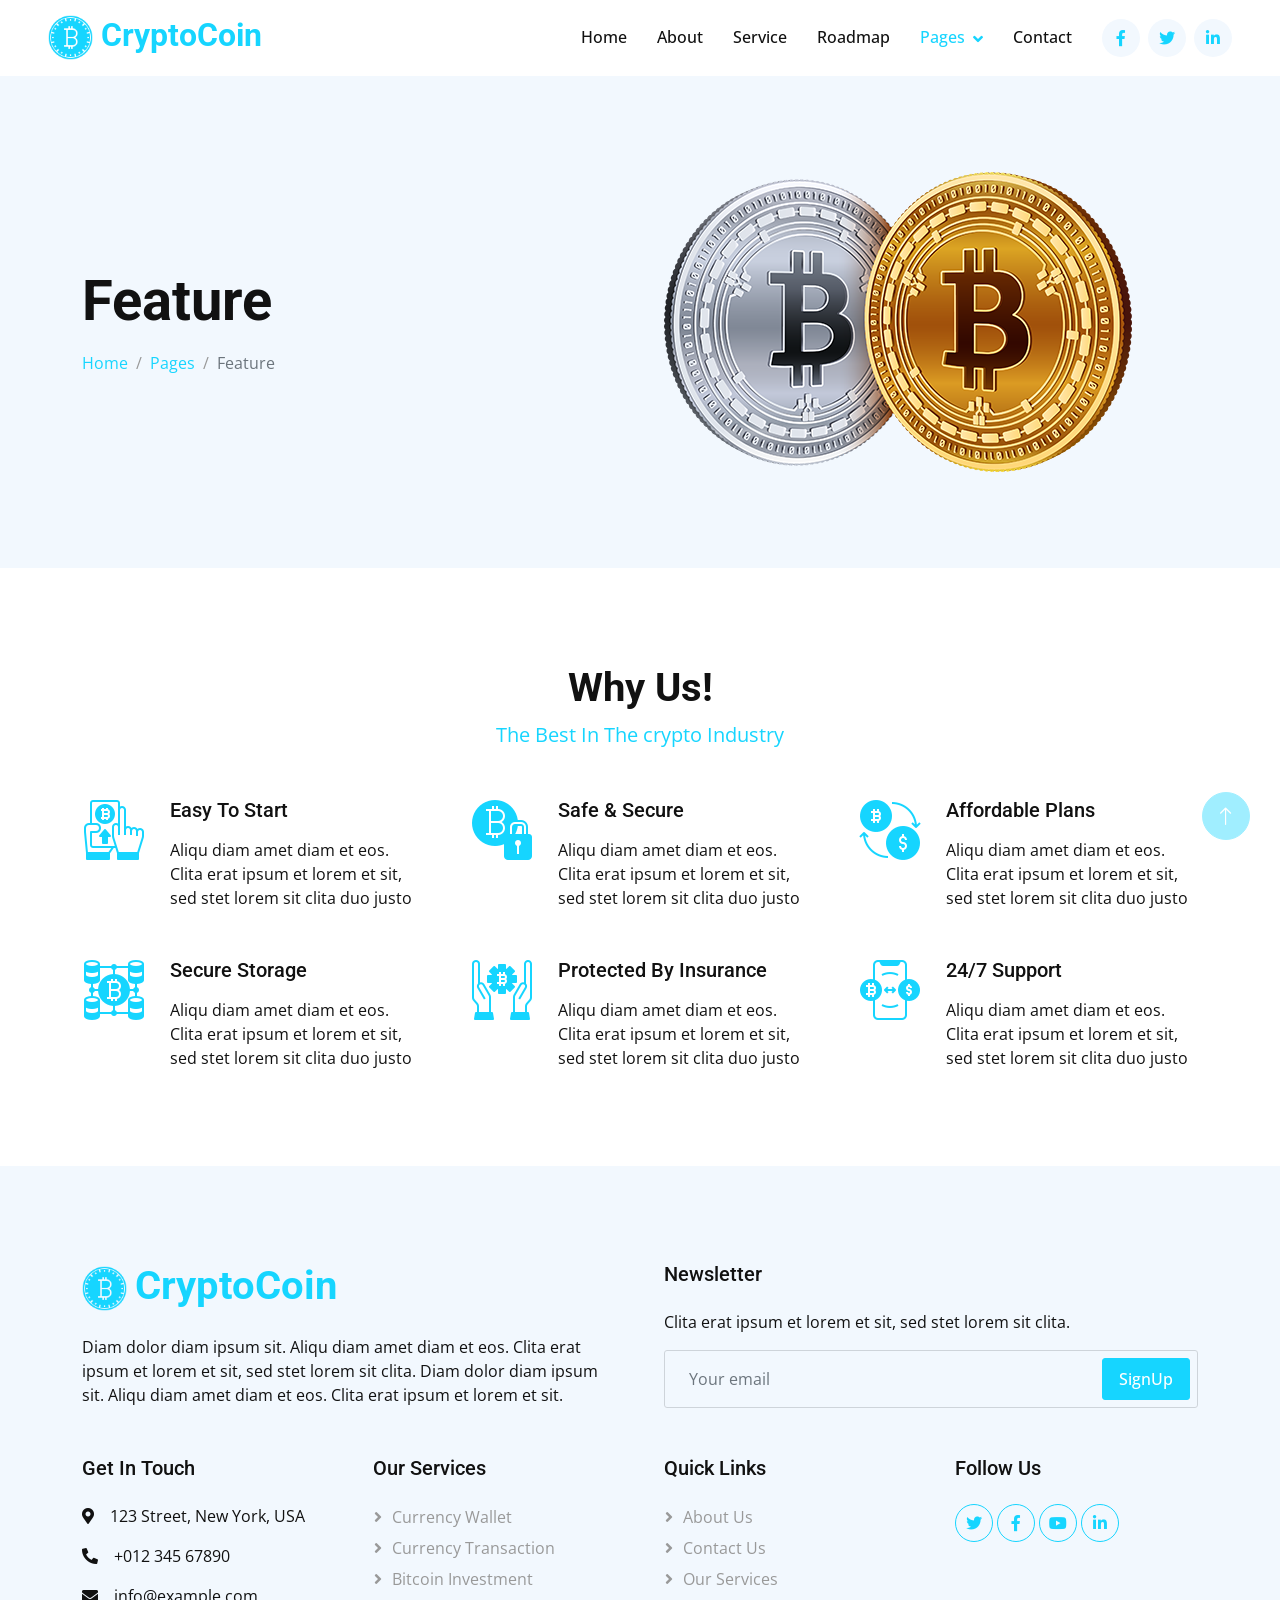
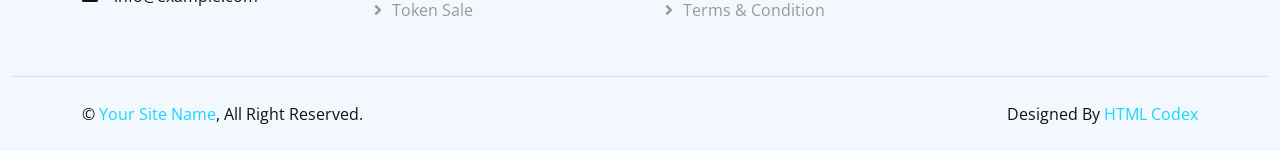
<file: feature.html>
<!DOCTYPE html>
<html lang="en">

<head>
    <meta charset="utf-8">
    <title>CryptoCoin - Free Cryptocurrency Website Template</title>
    <meta content="width=device-width, initial-scale=1.0" name="viewport">
    <meta content="" name="keywords">
    <meta content="" name="description">

    <!-- Favicon -->
    <link href="img/favicon.ico" rel="icon">

    <!-- Google Web Fonts -->
    <link rel="preconnect" href="https://fonts.googleapis.com">
    <link rel="preconnect" href="https://fonts.gstatic.com" crossorigin>
    <link href="https://fonts.googleapis.com/css2?family=Open+Sans:wght@400;500&family=Roboto:wght@500;700&display=swap" rel="stylesheet">  

    <!-- Icon Font Stylesheet -->
    <link href="https://cdnjs.cloudflare.com/ajax/libs/font-awesome/5.10.0/css/all.min.css" rel="stylesheet">
    <link href="https://cdn.jsdelivr.net/npm/bootstrap-icons@1.4.1/font/bootstrap-icons.css" rel="stylesheet">

    <!-- Libraries Stylesheet -->
    <link href="lib/animate/animate.min.css" rel="stylesheet">
    <link href="lib/owlcarousel/assets/owl.carousel.min.css" rel="stylesheet">

    <!-- Customized Bootstrap Stylesheet -->
    <link href="css/bootstrap.min.css" rel="stylesheet">

    <!-- Template Stylesheet -->
    <link href="css/style.css" rel="stylesheet">
</head>

<body>
    <!-- Spinner Start -->
    <div id="spinner" class="show bg-white position-fixed translate-middle w-100 vh-100 top-50 start-50 d-flex align-items-center justify-content-center">
        <div class="spinner-grow text-primary" role="status"></div>
    </div>
    <!-- Spinner End -->


    <!-- Navbar Start -->
    <nav class="navbar navbar-expand-lg bg-white navbar-light sticky-top p-0 px-4 px-lg-5">
        <a href="index.html" class="navbar-brand d-flex align-items-center">
            <h2 class="m-0 text-primary"><img class="img-fluid me-2" src="img/icon-1.png" alt="" style="width: 45px;">CryptoCoin</h2>
        </a>
        <button type="button" class="navbar-toggler" data-bs-toggle="collapse" data-bs-target="#navbarCollapse">
            <span class="navbar-toggler-icon"></span>
        </button>
        <div class="collapse navbar-collapse" id="navbarCollapse">
            <div class="navbar-nav ms-auto py-4 py-lg-0">
                <a href="index.html" class="nav-item nav-link">Home</a>
                <a href="about.html" class="nav-item nav-link">About</a>
                <a href="service.html" class="nav-item nav-link">Service</a>
                <a href="roadmap.html" class="nav-item nav-link">Roadmap</a>
                <div class="nav-item dropdown">
                    <a href="#" class="nav-link dropdown-toggle active" data-bs-toggle="dropdown">Pages</a>
                    <div class="dropdown-menu shadow-sm m-0">
                        <a href="feature.html" class="dropdown-item active">Feature</a>
                        <a href="token.html" class="dropdown-item">Token Sale</a>
                        <a href="faq.html" class="dropdown-item">FAQs</a>
                        <a href="404.html" class="dropdown-item">404 Page</a>
                    </div>
                </div>
                <a href="contact.html" class="nav-item nav-link">Contact</a>
            </div>
            <div class="h-100 d-lg-inline-flex align-items-center d-none">
                <a class="btn btn-square rounded-circle bg-light text-primary me-2" href=""><i class="fab fa-facebook-f"></i></a>
                <a class="btn btn-square rounded-circle bg-light text-primary me-2" href=""><i class="fab fa-twitter"></i></a>
                <a class="btn btn-square rounded-circle bg-light text-primary me-0" href=""><i class="fab fa-linkedin-in"></i></a>
            </div>
        </div>
    </nav>
    <!-- Navbar End -->


    <!-- Header Start -->
    <div class="container-fluid hero-header bg-light py-5 mb-5">
        <div class="container py-5">
            <div class="row g-5 align-items-center">
                <div class="col-lg-6">
                    <h1 class="display-4 mb-3 animated slideInDown">Feature</h1>
                    <nav aria-label="breadcrumb animated slideInDown">
                        <ol class="breadcrumb mb-0">
                            <li class="breadcrumb-item"><a href="#">Home</a></li>
                            <li class="breadcrumb-item"><a href="#">Pages</a></li>
                            <li class="breadcrumb-item active" aria-current="page">Feature</li>
                        </ol>
                    </nav>
                </div>
                <div class="col-lg-6 animated fadeIn">
                    <img class="img-fluid animated pulse infinite" style="animation-duration: 3s;" src="img/hero-2.png" alt="">
                </div>
            </div>
        </div>
    </div>
    <!-- Header End -->


    <!-- Features Start -->
    <div class="container-xxl py-5">
        <div class="container">
            <div class="text-center mx-auto wow fadeInUp" data-wow-delay="0.1s" style="max-width: 500px;">
                <h1 class="display-6">Why Us!</h1>
                <p class="text-primary fs-5 mb-5">The Best In The crypto Industry</p>
            </div>
            <div class="row g-5">
                <div class="col-lg-4 col-md-6 wow fadeInUp" data-wow-delay="0.1s">
                    <div class="d-flex align-items-start">
                        <img class="img-fluid flex-shrink-0" src="img/icon-7.png" alt="">
                        <div class="ps-4">
                            <h5 class="mb-3">Easy To Start</h5>
                            <span>Aliqu diam amet diam et eos. Clita erat ipsum et lorem et sit, sed stet lorem sit clita duo justo</span>
                        </div>
                    </div>
                </div>
                <div class="col-lg-4 col-md-6 wow fadeInUp" data-wow-delay="0.3s">
                    <div class="d-flex align-items-start">
                        <img class="img-fluid flex-shrink-0" src="img/icon-6.png" alt="">
                        <div class="ps-4">
                            <h5 class="mb-3">Safe & Secure</h5>
                            <span>Aliqu diam amet diam et eos. Clita erat ipsum et lorem et sit, sed stet lorem sit clita duo justo</span>
                        </div>
                    </div>
                </div>
                <div class="col-lg-4 col-md-6 wow fadeInUp" data-wow-delay="0.5s">
                    <div class="d-flex align-items-start">
                        <img class="img-fluid flex-shrink-0" src="img/icon-5.png" alt="">
                        <div class="ps-4">
                            <h5 class="mb-3">Affordable Plans</h5>
                            <span>Aliqu diam amet diam et eos. Clita erat ipsum et lorem et sit, sed stet lorem sit clita duo justo</span>
                        </div>
                    </div>
                </div>
                <div class="col-lg-4 col-md-6 wow fadeInUp" data-wow-delay="0.1s">
                    <div class="d-flex align-items-start">
                        <img class="img-fluid flex-shrink-0" src="img/icon-4.png" alt="">
                        <div class="ps-4">
                            <h5 class="mb-3">Secure Storage</h5>
                            <span>Aliqu diam amet diam et eos. Clita erat ipsum et lorem et sit, sed stet lorem sit clita duo justo</span>
                        </div>
                    </div>
                </div>
                <div class="col-lg-4 col-md-6 wow fadeInUp" data-wow-delay="0.3s">
                    <div class="d-flex align-items-start">
                        <img class="img-fluid flex-shrink-0" src="img/icon-3.png" alt="">
                        <div class="ps-4">
                            <h5 class="mb-3">Protected By Insurance</h5>
                            <span>Aliqu diam amet diam et eos. Clita erat ipsum et lorem et sit, sed stet lorem sit clita duo justo</span>
                        </div>
                    </div>
                </div>
                <div class="col-lg-4 col-md-6 wow fadeInUp" data-wow-delay="0.5s">
                    <div class="d-flex align-items-start">
                        <img class="img-fluid flex-shrink-0" src="img/icon-8.png" alt="">
                        <div class="ps-4">
                            <h5 class="mb-3">24/7 Support</h5>
                            <span>Aliqu diam amet diam et eos. Clita erat ipsum et lorem et sit, sed stet lorem sit clita duo justo</span>
                        </div>
                    </div>
                </div>
            </div>
        </div>
    </div>
    <!-- Features End -->


    <!-- Footer Start -->
    <div class="container-fluid bg-light footer mt-5 pt-5 wow fadeIn" data-wow-delay="0.1s">
        <div class="container py-5">
            <div class="row g-5">
                <div class="col-md-6">
                    <h1 class="text-primary mb-4"><img class="img-fluid me-2" src="img/icon-1.png" alt="" style="width: 45px;">CryptoCoin</h1>
                    <span>Diam dolor diam ipsum sit. Aliqu diam amet diam et eos. Clita erat ipsum et lorem et sit, sed stet lorem sit clita. Diam dolor diam ipsum sit. Aliqu diam amet diam et eos. Clita erat ipsum et lorem et sit.</span>
                </div>
                <div class="col-md-6">
                    <h5 class="mb-4">Newsletter</h5>
                    <p>Clita erat ipsum et lorem et sit, sed stet lorem sit clita.</p>
                    <div class="position-relative">
                        <input class="form-control bg-transparent w-100 py-3 ps-4 pe-5" type="text" placeholder="Your email">
                        <button type="button" class="btn btn-primary py-2 px-3 position-absolute top-0 end-0 mt-2 me-2">SignUp</button>
                    </div>
                </div>
                <div class="col-lg-3 col-md-6">
                    <h5 class="mb-4">Get In Touch</h5>
                    <p><i class="fa fa-map-marker-alt me-3"></i>123 Street, New York, USA</p>
                    <p><i class="fa fa-phone-alt me-3"></i>+012 345 67890</p>
                    <p><i class="fa fa-envelope me-3"></i>info@example.com</p>
                </div>
                <div class="col-lg-3 col-md-6">
                    <h5 class="mb-4">Our Services</h5>
                    <a class="btn btn-link" href="">Currency Wallet</a>
                    <a class="btn btn-link" href="">Currency Transaction</a>
                    <a class="btn btn-link" href="">Bitcoin Investment</a>
                    <a class="btn btn-link" href="">Token Sale</a>
                </div>
                <div class="col-lg-3 col-md-6">
                    <h5 class="mb-4">Quick Links</h5>
                    <a class="btn btn-link" href="">About Us</a>
                    <a class="btn btn-link" href="">Contact Us</a>
                    <a class="btn btn-link" href="">Our Services</a>
                    <a class="btn btn-link" href="">Terms & Condition</a>
                </div>
                <div class="col-lg-3 col-md-6">
                    <h5 class="mb-4">Follow Us</h5>
                    <div class="d-flex">
                        <a class="btn btn-square rounded-circle me-1" href=""><i class="fab fa-twitter"></i></a>
                        <a class="btn btn-square rounded-circle me-1" href=""><i class="fab fa-facebook-f"></i></a>
                        <a class="btn btn-square rounded-circle me-1" href=""><i class="fab fa-youtube"></i></a>
                        <a class="btn btn-square rounded-circle me-1" href=""><i class="fab fa-linkedin-in"></i></a>
                    </div>
                </div>
            </div>
        </div>
        <div class="container-fluid copyright">
            <div class="container">
                <div class="row">
                    <div class="col-md-6 text-center text-md-start mb-3 mb-md-0">
                        &copy; <a href="#">Your Site Name</a>, All Right Reserved.
                    </div>
                    <div class="col-md-6 text-center text-md-end">
                        <!--/*** This template is free as long as you keep the footer author’s credit link/attribution link/backlink. If you'd like to use the template without the footer author’s credit link/attribution link/backlink, you can purchase the Credit Removal License from "https://htmlcodex.com/credit-removal". Thank you for your support. ***/-->
                        Designed By <a href="https://htmlcodex.com">HTML Codex</a>
                    </div>
                </div>
            </div>
        </div>
    </div>
    <!-- Footer End -->


    <!-- Back to Top -->
    <a href="#" class="btn btn-lg btn-primary btn-lg-square rounded-circle back-to-top"><i class="bi bi-arrow-up"></i></a>


    <!-- JavaScript Libraries -->
    <script src="https://code.jquery.com/jquery-3.4.1.min.js"></script>
    <script src="https://cdn.jsdelivr.net/npm/bootstrap@5.0.0/dist/js/bootstrap.bundle.min.js"></script>
    <script src="lib/wow/wow.min.js"></script>
    <script src="lib/easing/easing.min.js"></script>
    <script src="lib/waypoints/waypoints.min.js"></script>
    <script src="lib/owlcarousel/owl.carousel.min.js"></script>
    <script src="lib/counterup/counterup.min.js"></script>

    <!-- Template Javascript -->
    <script src="js/main.js"></script>
</body>

</html>
</file>
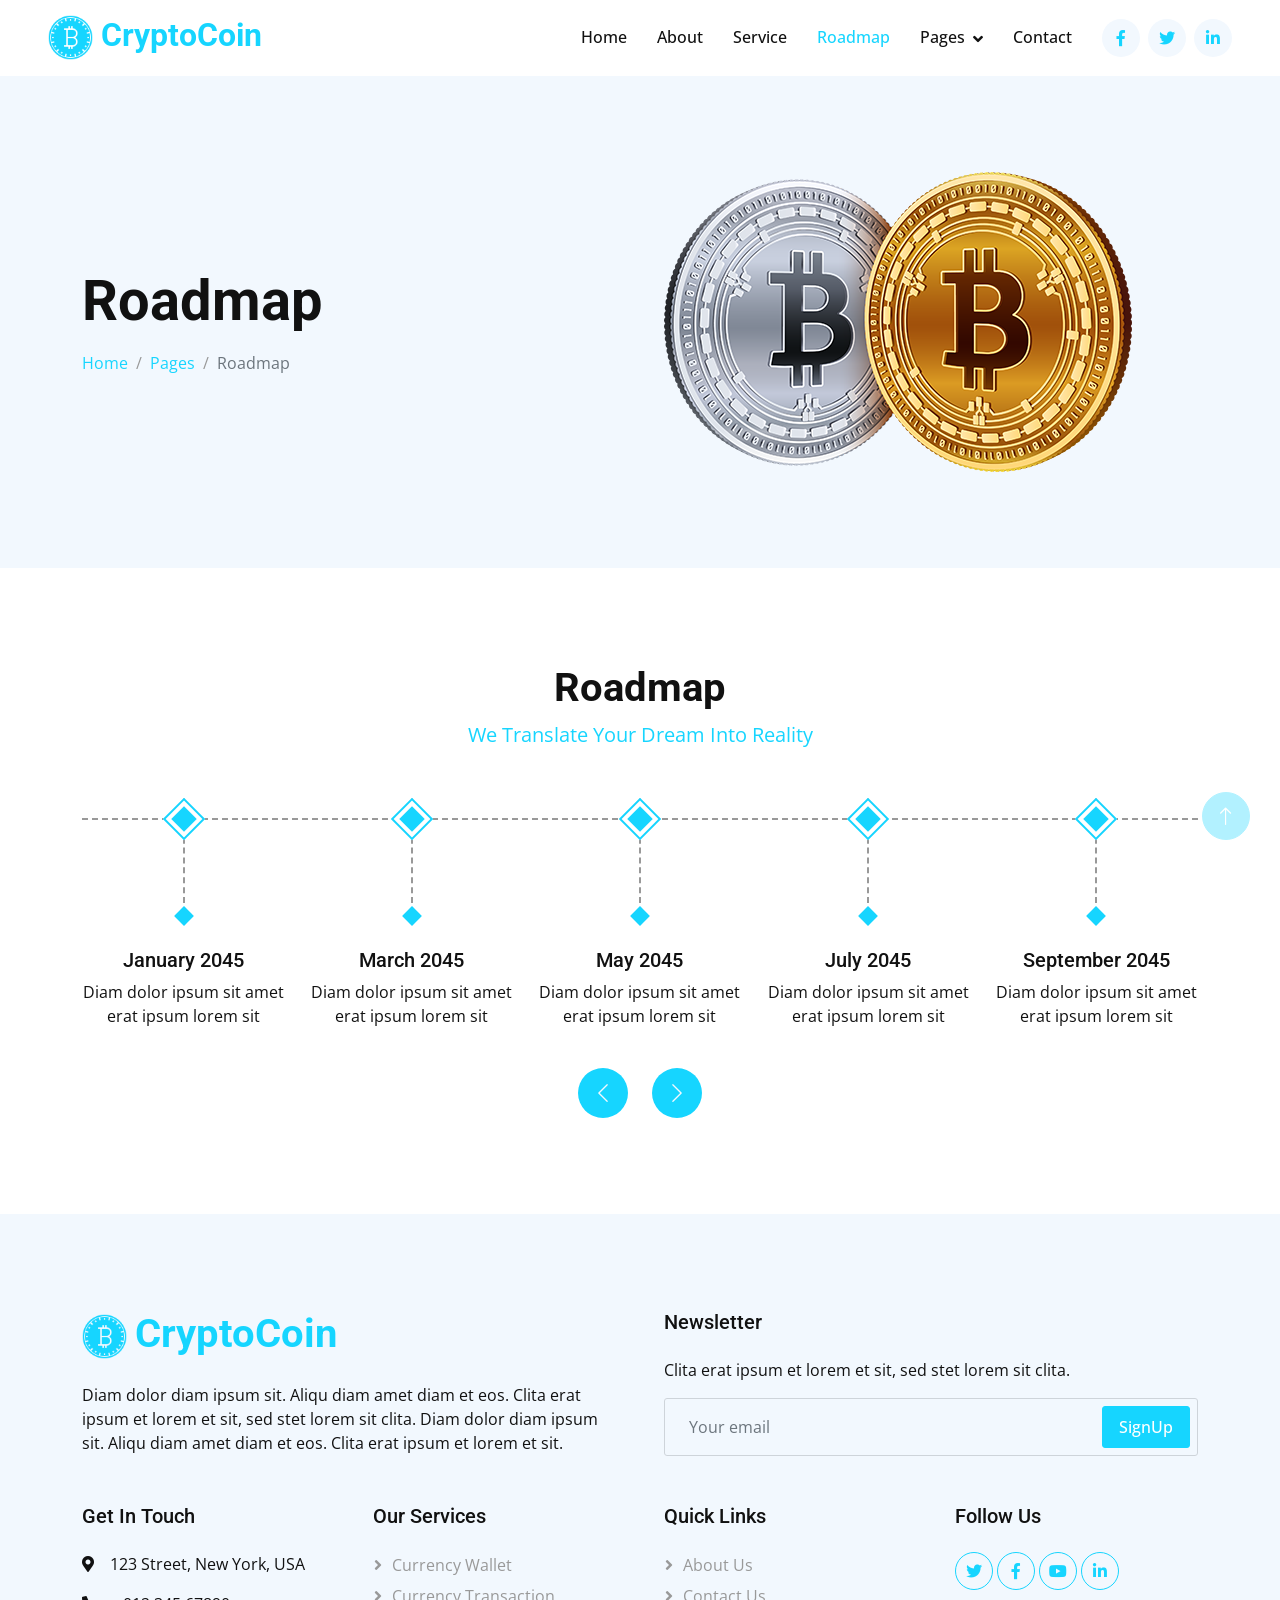
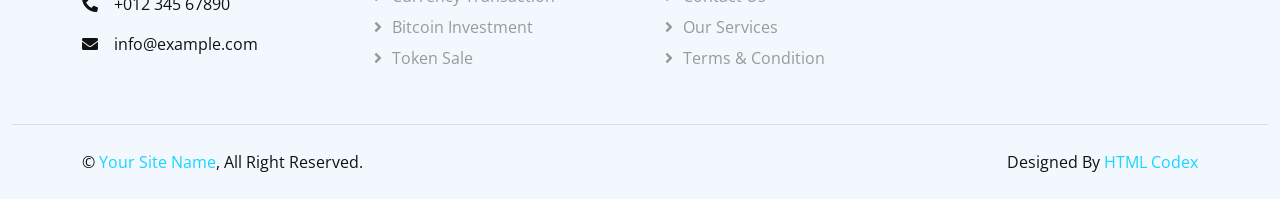
<file: roadmap.html>
<!DOCTYPE html>
<html lang="en">

<head>
    <meta charset="utf-8">
    <title>CryptoCoin - Free Cryptocurrency Website Template</title>
    <meta content="width=device-width, initial-scale=1.0" name="viewport">
    <meta content="" name="keywords">
    <meta content="" name="description">

    <!-- Favicon -->
    <link href="img/favicon.ico" rel="icon">

    <!-- Google Web Fonts -->
    <link rel="preconnect" href="https://fonts.googleapis.com">
    <link rel="preconnect" href="https://fonts.gstatic.com" crossorigin>
    <link href="https://fonts.googleapis.com/css2?family=Open+Sans:wght@400;500&family=Roboto:wght@500;700&display=swap" rel="stylesheet">  

    <!-- Icon Font Stylesheet -->
    <link href="https://cdnjs.cloudflare.com/ajax/libs/font-awesome/5.10.0/css/all.min.css" rel="stylesheet">
    <link href="https://cdn.jsdelivr.net/npm/bootstrap-icons@1.4.1/font/bootstrap-icons.css" rel="stylesheet">

    <!-- Libraries Stylesheet -->
    <link href="lib/animate/animate.min.css" rel="stylesheet">
    <link href="lib/owlcarousel/assets/owl.carousel.min.css" rel="stylesheet">

    <!-- Customized Bootstrap Stylesheet -->
    <link href="css/bootstrap.min.css" rel="stylesheet">

    <!-- Template Stylesheet -->
    <link href="css/style.css" rel="stylesheet">
</head>

<body>
    <!-- Spinner Start -->
    <div id="spinner" class="show bg-white position-fixed translate-middle w-100 vh-100 top-50 start-50 d-flex align-items-center justify-content-center">
        <div class="spinner-grow text-primary" role="status"></div>
    </div>
    <!-- Spinner End -->


    <!-- Navbar Start -->
    <nav class="navbar navbar-expand-lg bg-white navbar-light sticky-top p-0 px-4 px-lg-5">
        <a href="index.html" class="navbar-brand d-flex align-items-center">
            <h2 class="m-0 text-primary"><img class="img-fluid me-2" src="img/icon-1.png" alt="" style="width: 45px;">CryptoCoin</h2>
        </a>
        <button type="button" class="navbar-toggler" data-bs-toggle="collapse" data-bs-target="#navbarCollapse">
            <span class="navbar-toggler-icon"></span>
        </button>
        <div class="collapse navbar-collapse" id="navbarCollapse">
            <div class="navbar-nav ms-auto py-4 py-lg-0">
                <a href="index.html" class="nav-item nav-link">Home</a>
                <a href="about.html" class="nav-item nav-link">About</a>
                <a href="service.html" class="nav-item nav-link">Service</a>
                <a href="roadmap.html" class="nav-item nav-link active">Roadmap</a>
                <div class="nav-item dropdown">
                    <a href="#" class="nav-link dropdown-toggle" data-bs-toggle="dropdown">Pages</a>
                    <div class="dropdown-menu shadow-sm m-0">
                        <a href="feature.html" class="dropdown-item">Feature</a>
                        <a href="token.html" class="dropdown-item">Token Sale</a>
                        <a href="faq.html" class="dropdown-item">FAQs</a>
                        <a href="404.html" class="dropdown-item">404 Page</a>
                    </div>
                </div>
                <a href="contact.html" class="nav-item nav-link">Contact</a>
            </div>
            <div class="h-100 d-lg-inline-flex align-items-center d-none">
                <a class="btn btn-square rounded-circle bg-light text-primary me-2" href=""><i class="fab fa-facebook-f"></i></a>
                <a class="btn btn-square rounded-circle bg-light text-primary me-2" href=""><i class="fab fa-twitter"></i></a>
                <a class="btn btn-square rounded-circle bg-light text-primary me-0" href=""><i class="fab fa-linkedin-in"></i></a>
            </div>
        </div>
    </nav>
    <!-- Navbar End -->


    <!-- Header Start -->
    <div class="container-fluid hero-header bg-light py-5 mb-5">
        <div class="container py-5">
            <div class="row g-5 align-items-center">
                <div class="col-lg-6">
                    <h1 class="display-4 mb-3 animated slideInDown">Roadmap</h1>
                    <nav aria-label="breadcrumb animated slideInDown">
                        <ol class="breadcrumb mb-0">
                            <li class="breadcrumb-item"><a href="#">Home</a></li>
                            <li class="breadcrumb-item"><a href="#">Pages</a></li>
                            <li class="breadcrumb-item active" aria-current="page">Roadmap</li>
                        </ol>
                    </nav>
                </div>
                <div class="col-lg-6 animated fadeIn">
                    <img class="img-fluid animated pulse infinite" style="animation-duration: 3s;" src="img/hero-2.png" alt="">
                </div>
            </div>
        </div>
    </div>
    <!-- Header End -->


    <!-- Roadmap Start -->
    <div class="container-xxl py-5">
        <div class="container">
            <div class="text-center mx-auto wow fadeInUp" data-wow-delay="0.1s" style="max-width: 500px;">
                <h1 class="display-6">Roadmap</h1>
                <p class="text-primary fs-5 mb-5">We Translate Your Dream Into Reality</p>
            </div>
            <div class="owl-carousel roadmap-carousel wow fadeInUp" data-wow-delay="0.1s">
                <div class="roadmap-item">
                    <div class="roadmap-point"><span></span></div>
                    <h5>January 2045</h5>
                    <span>Diam dolor ipsum sit amet erat ipsum lorem sit</span>
                </div>
                <div class="roadmap-item">
                    <div class="roadmap-point"><span></span></div>
                    <h5>March 2045</h5>
                    <span>Diam dolor ipsum sit amet erat ipsum lorem sit</span>
                </div>
                <div class="roadmap-item">
                    <div class="roadmap-point"><span></span></div>
                    <h5>May 2045</h5>
                    <span>Diam dolor ipsum sit amet erat ipsum lorem sit</span>
                </div>
                <div class="roadmap-item">
                    <div class="roadmap-point"><span></span></div>
                    <h5>July 2045</h5>
                    <span>Diam dolor ipsum sit amet erat ipsum lorem sit</span>
                </div>
                <div class="roadmap-item">
                    <div class="roadmap-point"><span></span></div>
                    <h5>September 2045</h5>
                    <span>Diam dolor ipsum sit amet erat ipsum lorem sit</span>
                </div>
                <div class="roadmap-item">
                    <div class="roadmap-point"><span></span></div>
                    <h5>November 2045</h5>
                    <span>Diam dolor ipsum sit amet erat ipsum lorem sit</span>
                </div>
            </div>
        </div>
    </div>
    <!-- Roadmap End -->


    <!-- Footer Start -->
    <div class="container-fluid bg-light footer mt-5 pt-5 wow fadeIn" data-wow-delay="0.1s">
        <div class="container py-5">
            <div class="row g-5">
                <div class="col-md-6">
                    <h1 class="text-primary mb-4"><img class="img-fluid me-2" src="img/icon-1.png" alt="" style="width: 45px;">CryptoCoin</h1>
                    <span>Diam dolor diam ipsum sit. Aliqu diam amet diam et eos. Clita erat ipsum et lorem et sit, sed stet lorem sit clita. Diam dolor diam ipsum sit. Aliqu diam amet diam et eos. Clita erat ipsum et lorem et sit.</span>
                </div>
                <div class="col-md-6">
                    <h5 class="mb-4">Newsletter</h5>
                    <p>Clita erat ipsum et lorem et sit, sed stet lorem sit clita.</p>
                    <div class="position-relative">
                        <input class="form-control bg-transparent w-100 py-3 ps-4 pe-5" type="text" placeholder="Your email">
                        <button type="button" class="btn btn-primary py-2 px-3 position-absolute top-0 end-0 mt-2 me-2">SignUp</button>
                    </div>
                </div>
                <div class="col-lg-3 col-md-6">
                    <h5 class="mb-4">Get In Touch</h5>
                    <p><i class="fa fa-map-marker-alt me-3"></i>123 Street, New York, USA</p>
                    <p><i class="fa fa-phone-alt me-3"></i>+012 345 67890</p>
                    <p><i class="fa fa-envelope me-3"></i>info@example.com</p>
                </div>
                <div class="col-lg-3 col-md-6">
                    <h5 class="mb-4">Our Services</h5>
                    <a class="btn btn-link" href="">Currency Wallet</a>
                    <a class="btn btn-link" href="">Currency Transaction</a>
                    <a class="btn btn-link" href="">Bitcoin Investment</a>
                    <a class="btn btn-link" href="">Token Sale</a>
                </div>
                <div class="col-lg-3 col-md-6">
                    <h5 class="mb-4">Quick Links</h5>
                    <a class="btn btn-link" href="">About Us</a>
                    <a class="btn btn-link" href="">Contact Us</a>
                    <a class="btn btn-link" href="">Our Services</a>
                    <a class="btn btn-link" href="">Terms & Condition</a>
                </div>
                <div class="col-lg-3 col-md-6">
                    <h5 class="mb-4">Follow Us</h5>
                    <div class="d-flex">
                        <a class="btn btn-square rounded-circle me-1" href=""><i class="fab fa-twitter"></i></a>
                        <a class="btn btn-square rounded-circle me-1" href=""><i class="fab fa-facebook-f"></i></a>
                        <a class="btn btn-square rounded-circle me-1" href=""><i class="fab fa-youtube"></i></a>
                        <a class="btn btn-square rounded-circle me-1" href=""><i class="fab fa-linkedin-in"></i></a>
                    </div>
                </div>
            </div>
        </div>
        <div class="container-fluid copyright">
            <div class="container">
                <div class="row">
                    <div class="col-md-6 text-center text-md-start mb-3 mb-md-0">
                        &copy; <a href="#">Your Site Name</a>, All Right Reserved.
                    </div>
                    <div class="col-md-6 text-center text-md-end">
                        <!--/*** This template is free as long as you keep the footer author’s credit link/attribution link/backlink. If you'd like to use the template without the footer author’s credit link/attribution link/backlink, you can purchase the Credit Removal License from "https://htmlcodex.com/credit-removal". Thank you for your support. ***/-->
                        Designed By <a href="https://htmlcodex.com">HTML Codex</a>
                    </div>
                </div>
            </div>
        </div>
    </div>
    <!-- Footer End -->


    <!-- Back to Top -->
    <a href="#" class="btn btn-lg btn-primary btn-lg-square rounded-circle back-to-top"><i class="bi bi-arrow-up"></i></a>


    <!-- JavaScript Libraries -->
    <script src="https://code.jquery.com/jquery-3.4.1.min.js"></script>
    <script src="https://cdn.jsdelivr.net/npm/bootstrap@5.0.0/dist/js/bootstrap.bundle.min.js"></script>
    <script src="lib/wow/wow.min.js"></script>
    <script src="lib/easing/easing.min.js"></script>
    <script src="lib/waypoints/waypoints.min.js"></script>
    <script src="lib/owlcarousel/owl.carousel.min.js"></script>
    <script src="lib/counterup/counterup.min.js"></script>

    <!-- Template Javascript -->
    <script src="js/main.js"></script>
</body>

</html>
</file>
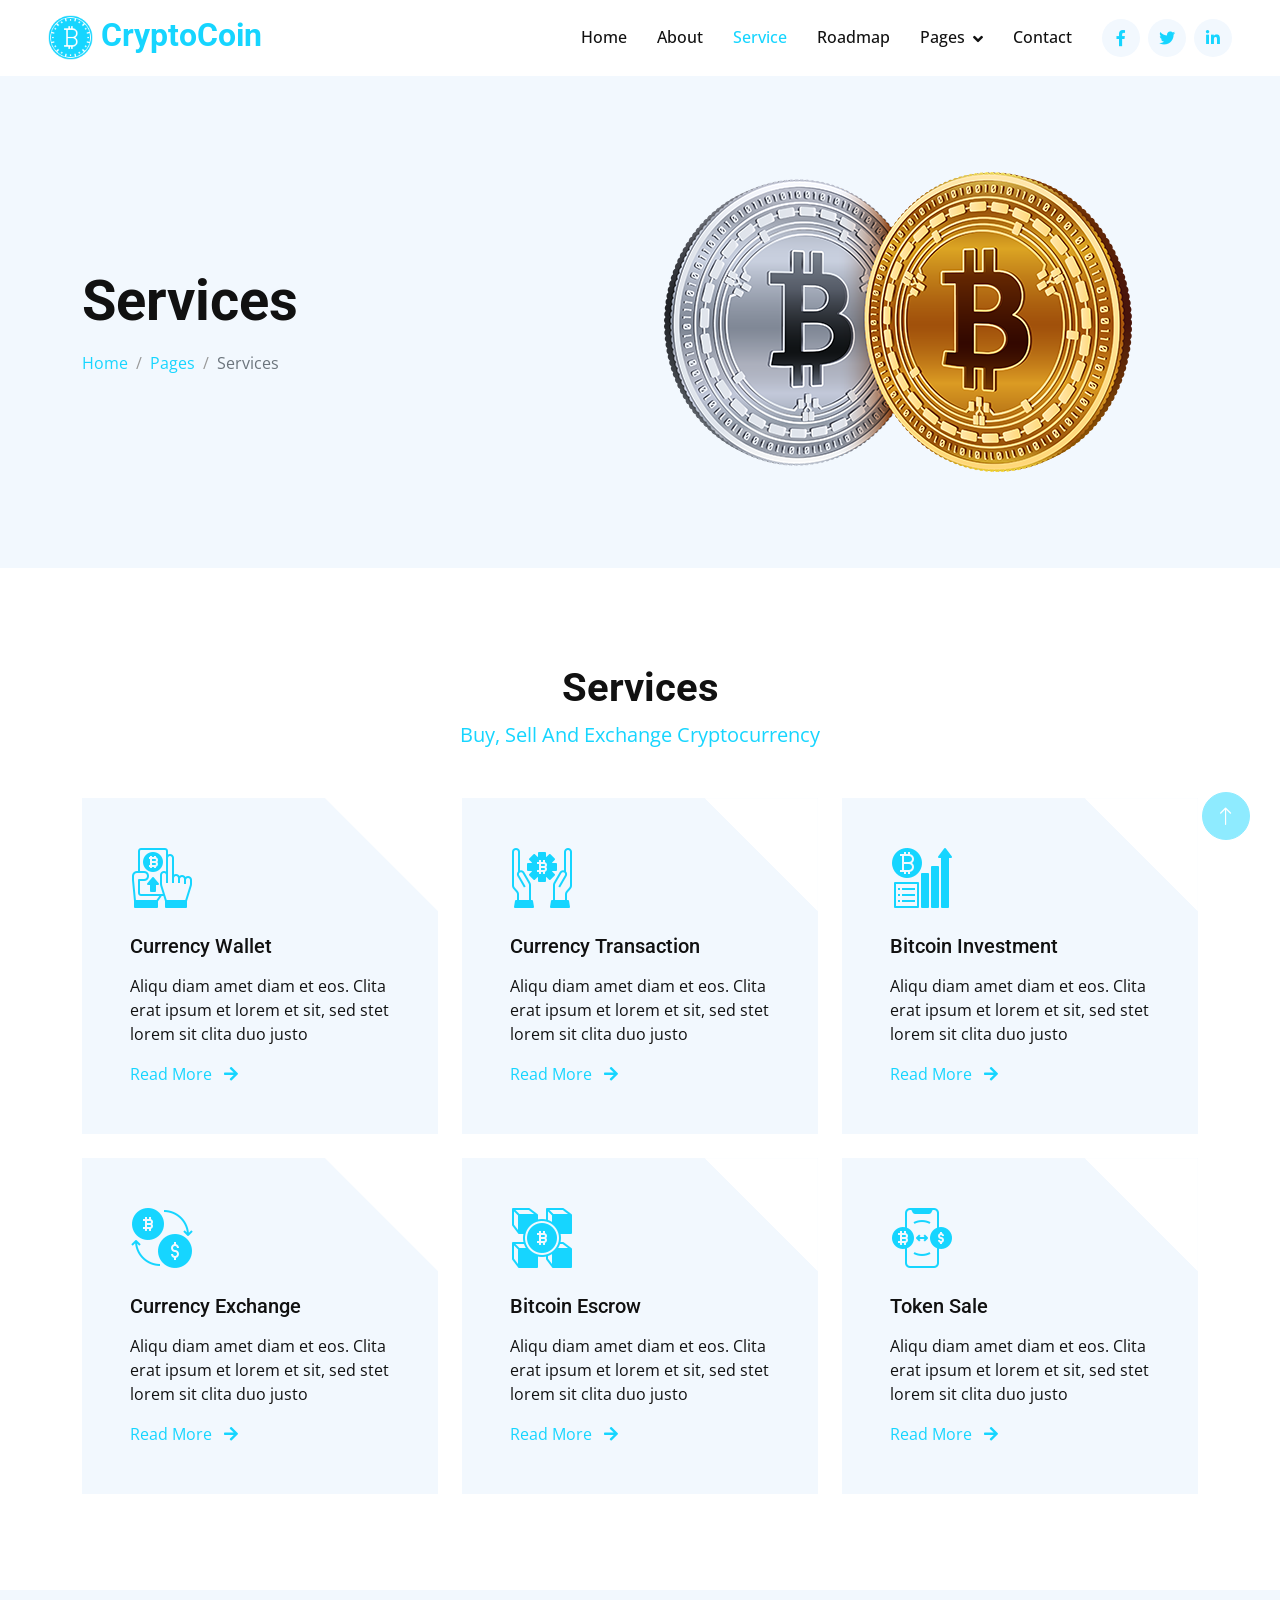
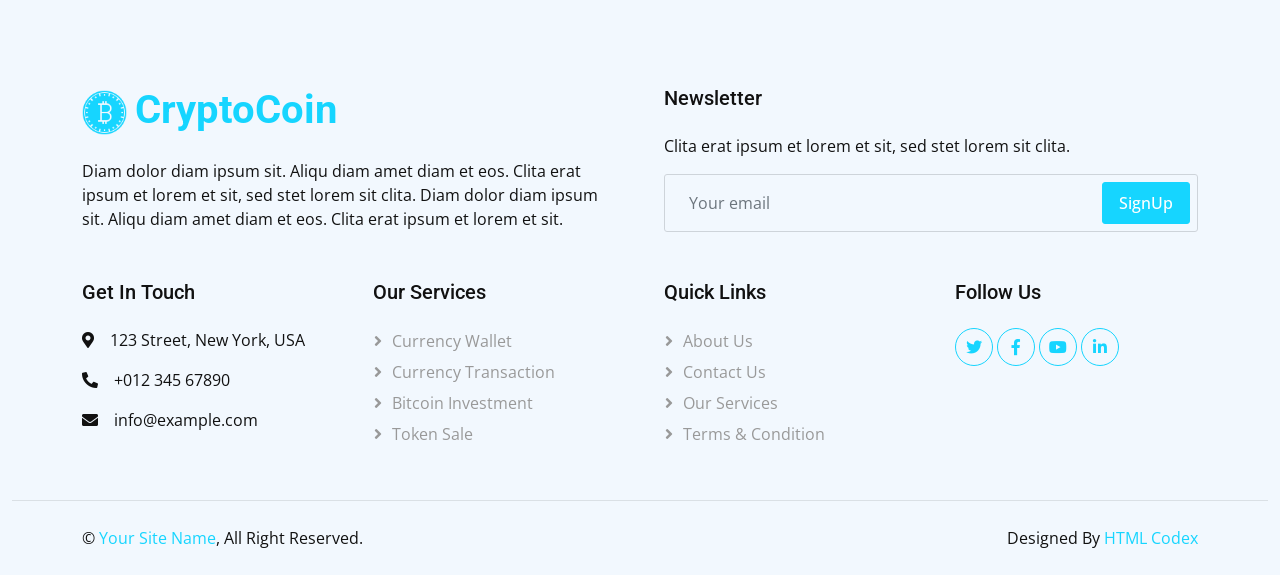
<file: service.html>
<!DOCTYPE html>
<html lang="en">

<head>
    <meta charset="utf-8">
    <title>CryptoCoin - Free Cryptocurrency Website Template</title>
    <meta content="width=device-width, initial-scale=1.0" name="viewport">
    <meta content="" name="keywords">
    <meta content="" name="description">

    <!-- Favicon -->
    <link href="img/favicon.ico" rel="icon">

    <!-- Google Web Fonts -->
    <link rel="preconnect" href="https://fonts.googleapis.com">
    <link rel="preconnect" href="https://fonts.gstatic.com" crossorigin>
    <link href="https://fonts.googleapis.com/css2?family=Open+Sans:wght@400;500&family=Roboto:wght@500;700&display=swap" rel="stylesheet">  

    <!-- Icon Font Stylesheet -->
    <link href="https://cdnjs.cloudflare.com/ajax/libs/font-awesome/5.10.0/css/all.min.css" rel="stylesheet">
    <link href="https://cdn.jsdelivr.net/npm/bootstrap-icons@1.4.1/font/bootstrap-icons.css" rel="stylesheet">

    <!-- Libraries Stylesheet -->
    <link href="lib/animate/animate.min.css" rel="stylesheet">
    <link href="lib/owlcarousel/assets/owl.carousel.min.css" rel="stylesheet">

    <!-- Customized Bootstrap Stylesheet -->
    <link href="css/bootstrap.min.css" rel="stylesheet">

    <!-- Template Stylesheet -->
    <link href="css/style.css" rel="stylesheet">
</head>

<body>
    <!-- Spinner Start -->
    <div id="spinner" class="show bg-white position-fixed translate-middle w-100 vh-100 top-50 start-50 d-flex align-items-center justify-content-center">
        <div class="spinner-grow text-primary" role="status"></div>
    </div>
    <!-- Spinner End -->


    <!-- Navbar Start -->
    <nav class="navbar navbar-expand-lg bg-white navbar-light sticky-top p-0 px-4 px-lg-5">
        <a href="index.html" class="navbar-brand d-flex align-items-center">
            <h2 class="m-0 text-primary"><img class="img-fluid me-2" src="img/icon-1.png" alt="" style="width: 45px;">CryptoCoin</h2>
        </a>
        <button type="button" class="navbar-toggler" data-bs-toggle="collapse" data-bs-target="#navbarCollapse">
            <span class="navbar-toggler-icon"></span>
        </button>
        <div class="collapse navbar-collapse" id="navbarCollapse">
            <div class="navbar-nav ms-auto py-4 py-lg-0">
                <a href="index.html" class="nav-item nav-link">Home</a>
                <a href="about.html" class="nav-item nav-link">About</a>
                <a href="service.html" class="nav-item nav-link active">Service</a>
                <a href="roadmap.html" class="nav-item nav-link">Roadmap</a>
                <div class="nav-item dropdown">
                    <a href="#" class="nav-link dropdown-toggle" data-bs-toggle="dropdown">Pages</a>
                    <div class="dropdown-menu shadow-sm m-0">
                        <a href="feature.html" class="dropdown-item">Feature</a>
                        <a href="token.html" class="dropdown-item">Token Sale</a>
                        <a href="faq.html" class="dropdown-item">FAQs</a>
                        <a href="404.html" class="dropdown-item">404 Page</a>
                    </div>
                </div>
                <a href="contact.html" class="nav-item nav-link">Contact</a>
            </div>
            <div class="h-100 d-lg-inline-flex align-items-center d-none">
                <a class="btn btn-square rounded-circle bg-light text-primary me-2" href=""><i class="fab fa-facebook-f"></i></a>
                <a class="btn btn-square rounded-circle bg-light text-primary me-2" href=""><i class="fab fa-twitter"></i></a>
                <a class="btn btn-square rounded-circle bg-light text-primary me-0" href=""><i class="fab fa-linkedin-in"></i></a>
            </div>
        </div>
    </nav>
    <!-- Navbar End -->


    <!-- Header Start -->
    <div class="container-fluid hero-header bg-light py-5 mb-5">
        <div class="container py-5">
            <div class="row g-5 align-items-center">
                <div class="col-lg-6">
                    <h1 class="display-4 mb-3 animated slideInDown">Services</h1>
                    <nav aria-label="breadcrumb animated slideInDown">
                        <ol class="breadcrumb mb-0">
                            <li class="breadcrumb-item"><a href="#">Home</a></li>
                            <li class="breadcrumb-item"><a href="#">Pages</a></li>
                            <li class="breadcrumb-item active" aria-current="page">Services</li>
                        </ol>
                    </nav>
                </div>
                <div class="col-lg-6 animated fadeIn">
                    <img class="img-fluid animated pulse infinite" style="animation-duration: 3s;" src="img/hero-2.png" alt="">
                </div>
            </div>
        </div>
    </div>
    <!-- Header End -->


    <!-- Service Start -->
    <div class="container-xxl py-5">
        <div class="container">
            <div class="text-center mx-auto wow fadeInUp" data-wow-delay="0.1s" style="max-width: 500px;">
                <h1 class="display-6">Services</h1>
                <p class="text-primary fs-5 mb-5">Buy, Sell And Exchange Cryptocurrency</p>
            </div>
            <div class="row g-4">
                <div class="col-lg-4 col-md-6 wow fadeInUp" data-wow-delay="0.1s">
                    <div class="service-item bg-light p-5">
                        <img class="img-fluid mb-4" src="img/icon-7.png" alt="">
                        <h5 class="mb-3">Currency Wallet</h5>
                        <p>Aliqu diam amet diam et eos. Clita erat ipsum et lorem et sit, sed stet lorem sit clita duo justo</p>
                        <a href="">Read More <i class="fa fa-arrow-right ms-2"></i></a>
                    </div>
                </div>
                <div class="col-lg-4 col-md-6 wow fadeInUp" data-wow-delay="0.3s">
                    <div class="service-item bg-light p-5">
                        <img class="img-fluid mb-4" src="img/icon-3.png" alt="">
                        <h5 class="mb-3">Currency Transaction</h5>
                        <p>Aliqu diam amet diam et eos. Clita erat ipsum et lorem et sit, sed stet lorem sit clita duo justo</p>
                        <a href="">Read More <i class="fa fa-arrow-right ms-2"></i></a>
                    </div>
                </div>
                <div class="col-lg-4 col-md-6 wow fadeInUp" data-wow-delay="0.5s">
                    <div class="service-item bg-light p-5">
                        <img class="img-fluid mb-4" src="img/icon-9.png" alt="">
                        <h5 class="mb-3">Bitcoin Investment</h5>
                        <p>Aliqu diam amet diam et eos. Clita erat ipsum et lorem et sit, sed stet lorem sit clita duo justo</p>
                        <a href="">Read More <i class="fa fa-arrow-right ms-2"></i></a>
                    </div>
                </div>
                <div class="col-lg-4 col-md-6 wow fadeInUp" data-wow-delay="0.1s">
                    <div class="service-item bg-light p-5">
                        <img class="img-fluid mb-4" src="img/icon-5.png" alt="">
                        <h5 class="mb-3">Currency Exchange</h5>
                        <p>Aliqu diam amet diam et eos. Clita erat ipsum et lorem et sit, sed stet lorem sit clita duo justo</p>
                        <a href="">Read More <i class="fa fa-arrow-right ms-2"></i></a>
                    </div>
                </div>
                <div class="col-lg-4 col-md-6 wow fadeInUp" data-wow-delay="0.3s">
                    <div class="service-item bg-light p-5">
                        <img class="img-fluid mb-4" src="img/icon-2.png" alt="">
                        <h5 class="mb-3">Bitcoin Escrow</h5>
                        <p>Aliqu diam amet diam et eos. Clita erat ipsum et lorem et sit, sed stet lorem sit clita duo justo</p>
                        <a href="">Read More <i class="fa fa-arrow-right ms-2"></i></a>
                    </div>
                </div>
                <div class="col-lg-4 col-md-6 wow fadeInUp" data-wow-delay="0.5s">
                    <div class="service-item bg-light p-5">
                        <img class="img-fluid mb-4" src="img/icon-8.png" alt="">
                        <h5 class="mb-3">Token Sale</h5>
                        <p>Aliqu diam amet diam et eos. Clita erat ipsum et lorem et sit, sed stet lorem sit clita duo justo</p>
                        <a href="">Read More <i class="fa fa-arrow-right ms-2"></i></a>
                    </div>
                </div>
            </div>
        </div>
    </div>
    <!-- Service End -->


    <!-- Footer Start -->
    <div class="container-fluid bg-light footer mt-5 pt-5 wow fadeIn" data-wow-delay="0.1s">
        <div class="container py-5">
            <div class="row g-5">
                <div class="col-md-6">
                    <h1 class="text-primary mb-4"><img class="img-fluid me-2" src="img/icon-1.png" alt="" style="width: 45px;">CryptoCoin</h1>
                    <span>Diam dolor diam ipsum sit. Aliqu diam amet diam et eos. Clita erat ipsum et lorem et sit, sed stet lorem sit clita. Diam dolor diam ipsum sit. Aliqu diam amet diam et eos. Clita erat ipsum et lorem et sit.</span>
                </div>
                <div class="col-md-6">
                    <h5 class="mb-4">Newsletter</h5>
                    <p>Clita erat ipsum et lorem et sit, sed stet lorem sit clita.</p>
                    <div class="position-relative">
                        <input class="form-control bg-transparent w-100 py-3 ps-4 pe-5" type="text" placeholder="Your email">
                        <button type="button" class="btn btn-primary py-2 px-3 position-absolute top-0 end-0 mt-2 me-2">SignUp</button>
                    </div>
                </div>
                <div class="col-lg-3 col-md-6">
                    <h5 class="mb-4">Get In Touch</h5>
                    <p><i class="fa fa-map-marker-alt me-3"></i>123 Street, New York, USA</p>
                    <p><i class="fa fa-phone-alt me-3"></i>+012 345 67890</p>
                    <p><i class="fa fa-envelope me-3"></i>info@example.com</p>
                </div>
                <div class="col-lg-3 col-md-6">
                    <h5 class="mb-4">Our Services</h5>
                    <a class="btn btn-link" href="">Currency Wallet</a>
                    <a class="btn btn-link" href="">Currency Transaction</a>
                    <a class="btn btn-link" href="">Bitcoin Investment</a>
                    <a class="btn btn-link" href="">Token Sale</a>
                </div>
                <div class="col-lg-3 col-md-6">
                    <h5 class="mb-4">Quick Links</h5>
                    <a class="btn btn-link" href="">About Us</a>
                    <a class="btn btn-link" href="">Contact Us</a>
                    <a class="btn btn-link" href="">Our Services</a>
                    <a class="btn btn-link" href="">Terms & Condition</a>
                </div>
                <div class="col-lg-3 col-md-6">
                    <h5 class="mb-4">Follow Us</h5>
                    <div class="d-flex">
                        <a class="btn btn-square rounded-circle me-1" href=""><i class="fab fa-twitter"></i></a>
                        <a class="btn btn-square rounded-circle me-1" href=""><i class="fab fa-facebook-f"></i></a>
                        <a class="btn btn-square rounded-circle me-1" href=""><i class="fab fa-youtube"></i></a>
                        <a class="btn btn-square rounded-circle me-1" href=""><i class="fab fa-linkedin-in"></i></a>
                    </div>
                </div>
            </div>
        </div>
        <div class="container-fluid copyright">
            <div class="container">
                <div class="row">
                    <div class="col-md-6 text-center text-md-start mb-3 mb-md-0">
                        &copy; <a href="#">Your Site Name</a>, All Right Reserved.
                    </div>
                    <div class="col-md-6 text-center text-md-end">
                        <!--/*** This template is free as long as you keep the footer author’s credit link/attribution link/backlink. If you'd like to use the template without the footer author’s credit link/attribution link/backlink, you can purchase the Credit Removal License from "https://htmlcodex.com/credit-removal". Thank you for your support. ***/-->
                        Designed By <a href="https://htmlcodex.com">HTML Codex</a>
                    </div>
                </div>
            </div>
        </div>
    </div>
    <!-- Footer End -->


    <!-- Back to Top -->
    <a href="#" class="btn btn-lg btn-primary btn-lg-square rounded-circle back-to-top"><i class="bi bi-arrow-up"></i></a>


    <!-- JavaScript Libraries -->
    <script src="https://code.jquery.com/jquery-3.4.1.min.js"></script>
    <script src="https://cdn.jsdelivr.net/npm/bootstrap@5.0.0/dist/js/bootstrap.bundle.min.js"></script>
    <script src="lib/wow/wow.min.js"></script>
    <script src="lib/easing/easing.min.js"></script>
    <script src="lib/waypoints/waypoints.min.js"></script>
    <script src="lib/owlcarousel/owl.carousel.min.js"></script>
    <script src="lib/counterup/counterup.min.js"></script>

    <!-- Template Javascript -->
    <script src="js/main.js"></script>
</body>

</html>
</file>
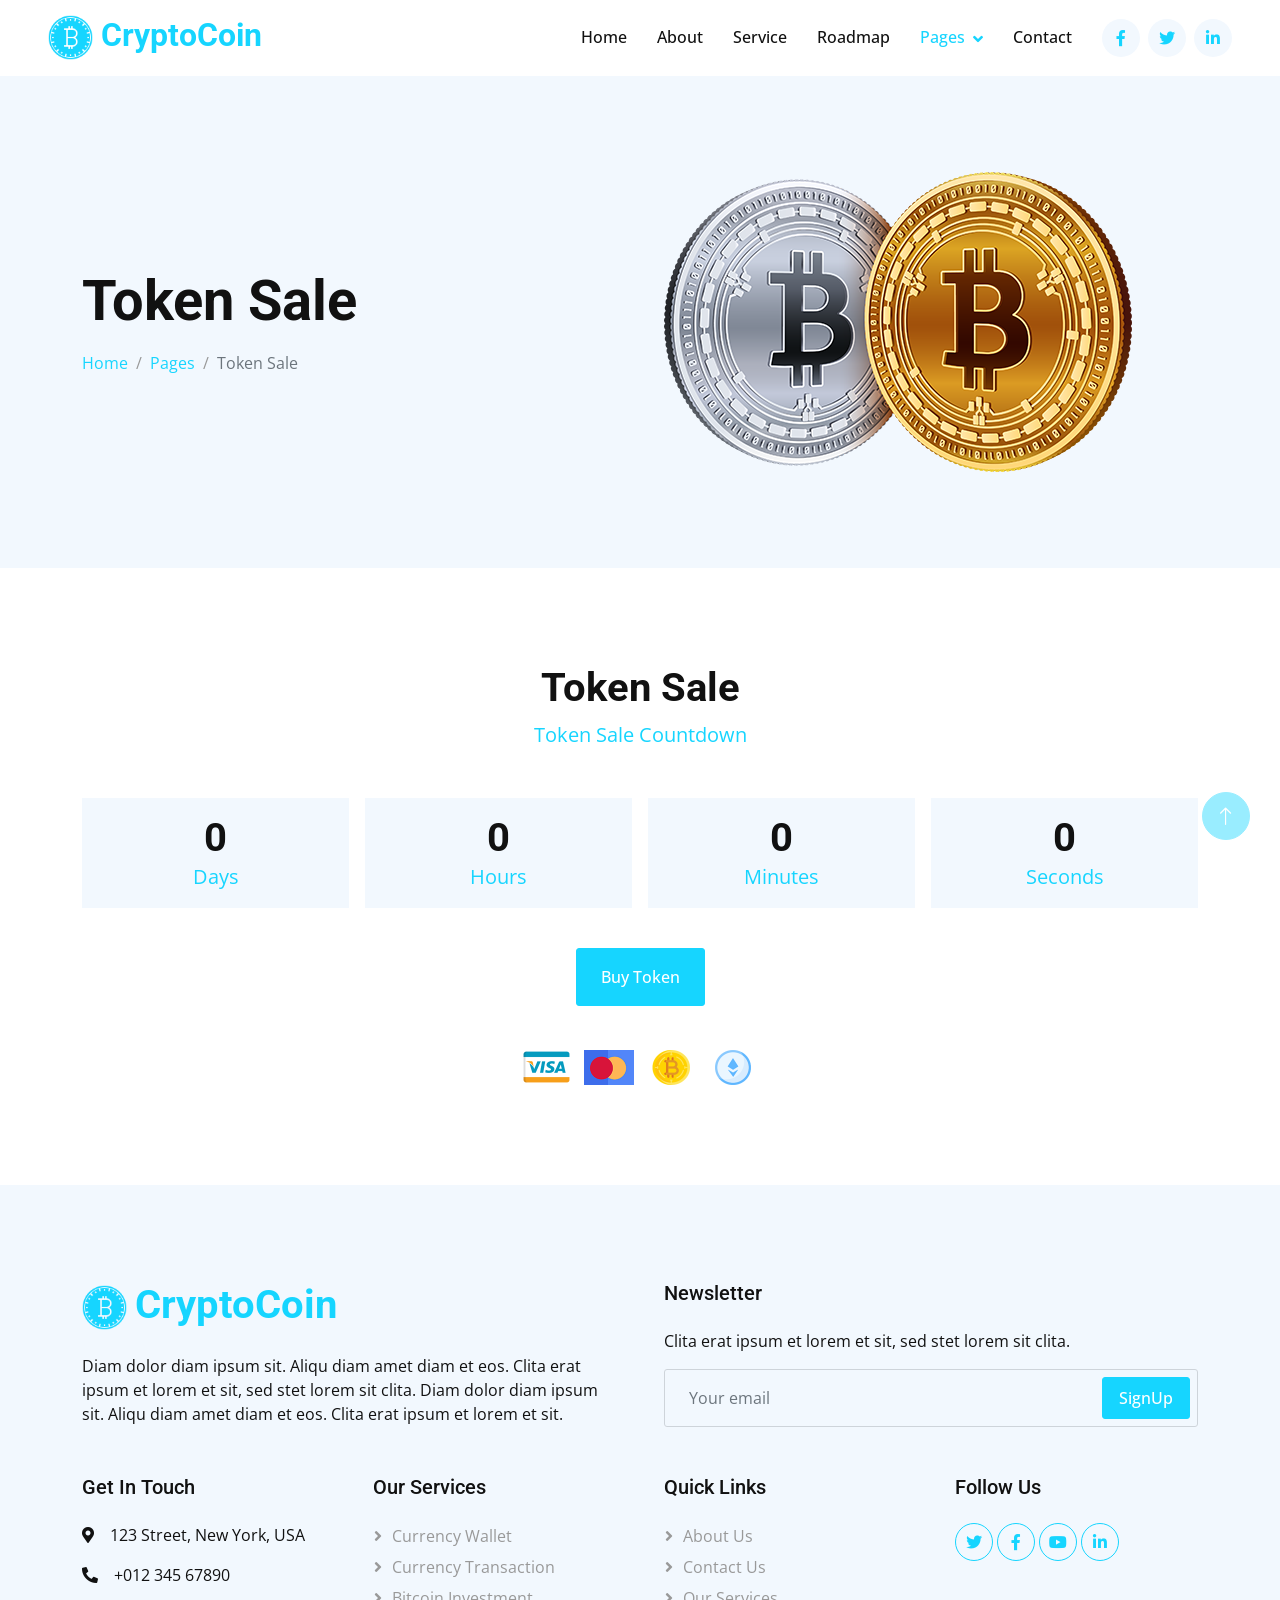
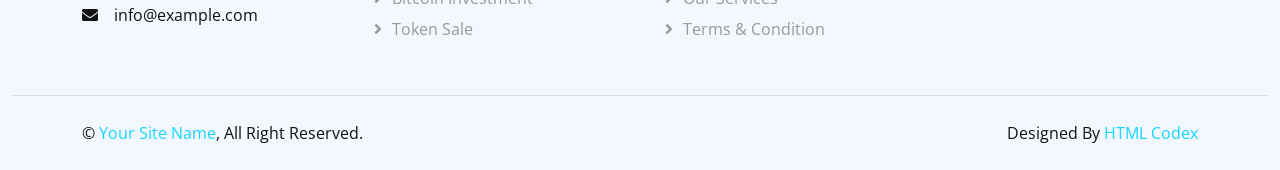
<file: token.html>
<!DOCTYPE html>
<html lang="en">

<head>
    <meta charset="utf-8">
    <title>CryptoCoin - Free Cryptocurrency Website Template</title>
    <meta content="width=device-width, initial-scale=1.0" name="viewport">
    <meta content="" name="keywords">
    <meta content="" name="description">

    <!-- Favicon -->
    <link href="img/favicon.ico" rel="icon">

    <!-- Google Web Fonts -->
    <link rel="preconnect" href="https://fonts.googleapis.com">
    <link rel="preconnect" href="https://fonts.gstatic.com" crossorigin>
    <link href="https://fonts.googleapis.com/css2?family=Open+Sans:wght@400;500&family=Roboto:wght@500;700&display=swap" rel="stylesheet">  

    <!-- Icon Font Stylesheet -->
    <link href="https://cdnjs.cloudflare.com/ajax/libs/font-awesome/5.10.0/css/all.min.css" rel="stylesheet">
    <link href="https://cdn.jsdelivr.net/npm/bootstrap-icons@1.4.1/font/bootstrap-icons.css" rel="stylesheet">

    <!-- Libraries Stylesheet -->
    <link href="lib/animate/animate.min.css" rel="stylesheet">
    <link href="lib/owlcarousel/assets/owl.carousel.min.css" rel="stylesheet">

    <!-- Customized Bootstrap Stylesheet -->
    <link href="css/bootstrap.min.css" rel="stylesheet">

    <!-- Template Stylesheet -->
    <link href="css/style.css" rel="stylesheet">
</head>

<body>
    <!-- Spinner Start -->
    <div id="spinner" class="show bg-white position-fixed translate-middle w-100 vh-100 top-50 start-50 d-flex align-items-center justify-content-center">
        <div class="spinner-grow text-primary" role="status"></div>
    </div>
    <!-- Spinner End -->


    <!-- Navbar Start -->
    <nav class="navbar navbar-expand-lg bg-white navbar-light sticky-top p-0 px-4 px-lg-5">
        <a href="index.html" class="navbar-brand d-flex align-items-center">
            <h2 class="m-0 text-primary"><img class="img-fluid me-2" src="img/icon-1.png" alt="" style="width: 45px;">CryptoCoin</h2>
        </a>
        <button type="button" class="navbar-toggler" data-bs-toggle="collapse" data-bs-target="#navbarCollapse">
            <span class="navbar-toggler-icon"></span>
        </button>
        <div class="collapse navbar-collapse" id="navbarCollapse">
            <div class="navbar-nav ms-auto py-4 py-lg-0">
                <a href="index.html" class="nav-item nav-link">Home</a>
                <a href="about.html" class="nav-item nav-link">About</a>
                <a href="service.html" class="nav-item nav-link">Service</a>
                <a href="roadmap.html" class="nav-item nav-link">Roadmap</a>
                <div class="nav-item dropdown">
                    <a href="#" class="nav-link dropdown-toggle active" data-bs-toggle="dropdown">Pages</a>
                    <div class="dropdown-menu shadow-sm m-0">
                        <a href="feature.html" class="dropdown-item">Feature</a>
                        <a href="token.html" class="dropdown-item active">Token Sale</a>
                        <a href="faq.html" class="dropdown-item">FAQs</a>
                        <a href="404.html" class="dropdown-item">404 Page</a>
                    </div>
                </div>
                <a href="contact.html" class="nav-item nav-link">Contact</a>
            </div>
            <div class="h-100 d-lg-inline-flex align-items-center d-none">
                <a class="btn btn-square rounded-circle bg-light text-primary me-2" href=""><i class="fab fa-facebook-f"></i></a>
                <a class="btn btn-square rounded-circle bg-light text-primary me-2" href=""><i class="fab fa-twitter"></i></a>
                <a class="btn btn-square rounded-circle bg-light text-primary me-0" href=""><i class="fab fa-linkedin-in"></i></a>
            </div>
        </div>
    </nav>
    <!-- Navbar End -->


    <!-- Header Start -->
    <div class="container-fluid hero-header bg-light py-5 mb-5">
        <div class="container py-5">
            <div class="row g-5 align-items-center">
                <div class="col-lg-6">
                    <h1 class="display-4 mb-3 animated slideInDown">Token Sale</h1>
                    <nav aria-label="breadcrumb animated slideInDown">
                        <ol class="breadcrumb mb-0">
                            <li class="breadcrumb-item"><a href="#">Home</a></li>
                            <li class="breadcrumb-item"><a href="#">Pages</a></li>
                            <li class="breadcrumb-item active" aria-current="page">Token Sale</li>
                        </ol>
                    </nav>
                </div>
                <div class="col-lg-6 animated fadeIn">
                    <img class="img-fluid animated pulse infinite" style="animation-duration: 3s;" src="img/hero-2.png" alt="">
                </div>
            </div>
        </div>
    </div>
    <!-- Header End -->


    <!-- Token Sale Start -->
    <div class="container-xxl py-5">
        <div class="container">
            <div class="text-center mx-auto wow fadeInUp" data-wow-delay="0.1s" style="max-width: 500px;">
                <h1 class="display-6">Token Sale</h1>
                <p class="text-primary fs-5 mb-5">Token Sale Countdown</p>
            </div>
            <div class="row g-3">
                <div class="col-6 col-md-3 wow fadeIn" data-wow-delay="0.1s">
                    <div class="bg-light text-center p-3">
                        <h1 class="mb-0">0</h1>
                        <span class="text-primary fs-5">Days</span>
                    </div>
                </div>
                <div class="col-6 col-md-3 wow fadeIn" data-wow-delay="0.3s">
                    <div class="bg-light text-center p-3">
                        <h1 class="mb-0">0</h1>
                        <span class="text-primary fs-5">Hours</span>
                    </div>
                </div>
                <div class="col-6 col-md-3 wow fadeIn" data-wow-delay="0.5s">
                    <div class="bg-light text-center p-3">
                        <h1 class="mb-0">0</h1>
                        <span class="text-primary fs-5">Minutes</span>
                    </div>
                </div>
                <div class="col-6 col-md-3 wow fadeIn" data-wow-delay="0.7s">
                    <div class="bg-light text-center p-3">
                        <h1 class="mb-0">0</h1>
                        <span class="text-primary fs-5">Seconds</span>
                    </div>
                </div>
                <div class="col-12 text-center py-4">
                    <a class="btn btn-primary py-3 px-4" href="">Buy Token</a>
                </div>
                <div class="col-12 text-center">
                    <img class="img-fluid m-1" src="img/payment-1.png" alt="" style="width: 50px;">
                    <img class="img-fluid m-1" src="img/payment-2.png" alt="" style="width: 50px;">
                    <img class="img-fluid m-1" src="img/payment-3.png" alt="" style="width: 50px;">
                    <img class="img-fluid m-1" src="img/payment-4.png" alt="" style="width: 50px;">
                </div>
            </div>
        </div>
    </div>
    <!-- Token Sale Start -->


    <!-- Footer Start -->
    <div class="container-fluid bg-light footer mt-5 pt-5 wow fadeIn" data-wow-delay="0.1s">
        <div class="container py-5">
            <div class="row g-5">
                <div class="col-md-6">
                    <h1 class="text-primary mb-4"><img class="img-fluid me-2" src="img/icon-1.png" alt="" style="width: 45px;">CryptoCoin</h1>
                    <span>Diam dolor diam ipsum sit. Aliqu diam amet diam et eos. Clita erat ipsum et lorem et sit, sed stet lorem sit clita. Diam dolor diam ipsum sit. Aliqu diam amet diam et eos. Clita erat ipsum et lorem et sit.</span>
                </div>
                <div class="col-md-6">
                    <h5 class="mb-4">Newsletter</h5>
                    <p>Clita erat ipsum et lorem et sit, sed stet lorem sit clita.</p>
                    <div class="position-relative">
                        <input class="form-control bg-transparent w-100 py-3 ps-4 pe-5" type="text" placeholder="Your email">
                        <button type="button" class="btn btn-primary py-2 px-3 position-absolute top-0 end-0 mt-2 me-2">SignUp</button>
                    </div>
                </div>
                <div class="col-lg-3 col-md-6">
                    <h5 class="mb-4">Get In Touch</h5>
                    <p><i class="fa fa-map-marker-alt me-3"></i>123 Street, New York, USA</p>
                    <p><i class="fa fa-phone-alt me-3"></i>+012 345 67890</p>
                    <p><i class="fa fa-envelope me-3"></i>info@example.com</p>
                </div>
                <div class="col-lg-3 col-md-6">
                    <h5 class="mb-4">Our Services</h5>
                    <a class="btn btn-link" href="">Currency Wallet</a>
                    <a class="btn btn-link" href="">Currency Transaction</a>
                    <a class="btn btn-link" href="">Bitcoin Investment</a>
                    <a class="btn btn-link" href="">Token Sale</a>
                </div>
                <div class="col-lg-3 col-md-6">
                    <h5 class="mb-4">Quick Links</h5>
                    <a class="btn btn-link" href="">About Us</a>
                    <a class="btn btn-link" href="">Contact Us</a>
                    <a class="btn btn-link" href="">Our Services</a>
                    <a class="btn btn-link" href="">Terms & Condition</a>
                </div>
                <div class="col-lg-3 col-md-6">
                    <h5 class="mb-4">Follow Us</h5>
                    <div class="d-flex">
                        <a class="btn btn-square rounded-circle me-1" href=""><i class="fab fa-twitter"></i></a>
                        <a class="btn btn-square rounded-circle me-1" href=""><i class="fab fa-facebook-f"></i></a>
                        <a class="btn btn-square rounded-circle me-1" href=""><i class="fab fa-youtube"></i></a>
                        <a class="btn btn-square rounded-circle me-1" href=""><i class="fab fa-linkedin-in"></i></a>
                    </div>
                </div>
            </div>
        </div>
        <div class="container-fluid copyright">
            <div class="container">
                <div class="row">
                    <div class="col-md-6 text-center text-md-start mb-3 mb-md-0">
                        &copy; <a href="#">Your Site Name</a>, All Right Reserved.
                    </div>
                    <div class="col-md-6 text-center text-md-end">
                        <!--/*** This template is free as long as you keep the footer author’s credit link/attribution link/backlink. If you'd like to use the template without the footer author’s credit link/attribution link/backlink, you can purchase the Credit Removal License from "https://htmlcodex.com/credit-removal". Thank you for your support. ***/-->
                        Designed By <a href="https://htmlcodex.com">HTML Codex</a>
                    </div>
                </div>
            </div>
        </div>
    </div>
    <!-- Footer End -->


    <!-- Back to Top -->
    <a href="#" class="btn btn-lg btn-primary btn-lg-square rounded-circle back-to-top"><i class="bi bi-arrow-up"></i></a>


    <!-- JavaScript Libraries -->
    <script src="https://code.jquery.com/jquery-3.4.1.min.js"></script>
    <script src="https://cdn.jsdelivr.net/npm/bootstrap@5.0.0/dist/js/bootstrap.bundle.min.js"></script>
    <script src="lib/wow/wow.min.js"></script>
    <script src="lib/easing/easing.min.js"></script>
    <script src="lib/waypoints/waypoints.min.js"></script>
    <script src="lib/owlcarousel/owl.carousel.min.js"></script>
    <script src="lib/counterup/counterup.min.js"></script>

    <!-- Template Javascript -->
    <script src="js/main.js"></script>
</body>

</html>
</file>
<file: css/style.css>
/********** Template CSS **********/
:root {
    --primary: #16D5FF;
    --secondary: #999999;
    --light: #F2F8FE;
    --dark: #111111;
}

.back-to-top {
    position: fixed;
    display: none;
    right: 30px;
    bottom: 60px;
    z-index: 99;
}

h4,
h5,
h6,
.h4,
.h5,
.h6 {
    font-weight: 500 !important;
}


/*** Spinner ***/
#spinner {
    opacity: 0;
    visibility: hidden;
    transition: opacity .5s ease-out, visibility 0s linear .5s;
    z-index: 99999;
}

#spinner.show {
    transition: opacity .5s ease-out, visibility 0s linear 0s;
    visibility: visible;
    opacity: 1;
}


/*** Button ***/
.btn {
    font-weight: 500;
    transition: .5s;
}

.btn.btn-primary {
    color: #FFFFFF;
}

.btn-square {
    width: 38px;
    height: 38px;
}

.btn-sm-square {
    width: 32px;
    height: 32px;
}

.btn-lg-square {
    width: 48px;
    height: 48px;
}

.btn-square,
.btn-sm-square,
.btn-lg-square {
    padding: 0;
    display: flex;
    align-items: center;
    justify-content: center;
    font-weight: normal;
}


/*** Navbar ***/
.navbar.sticky-top {
    top: -100px;
    transition: .5s;
}

.navbar .navbar-brand {
    height: 75px;
}

.navbar .navbar-nav .nav-link {
    margin-right: 30px;
    padding: 25px 0;
    color: var(--dark);
    font-weight: 500;
    outline: none;
}

.navbar .navbar-nav .nav-link:hover,
.navbar .navbar-nav .nav-link.active {
    color: var(--primary);
}

.navbar .dropdown-toggle::after {
    border: none;
    content: "\f107";
    font-family: "Font Awesome 5 Free";
    font-weight: 900;
    vertical-align: middle;
    margin-left: 8px;
}

@media (max-width: 991.98px) {
    .navbar .navbar-nav .nav-link  {
        margin-right: 0;
        padding: 10px 0;
    }

    .navbar .navbar-nav {
        border-top: 1px solid #EEEEEE;
    }
}

@media (min-width: 992px) {
    .navbar .nav-item .dropdown-menu {
        display: block;
        border: none;
        margin-top: 0;
        top: 150%;
        opacity: 0;
        visibility: hidden;
        transition: .5s;
    }

    .navbar .nav-item:hover .dropdown-menu {
        top: 100%;
        visibility: visible;
        transition: .5s;
        opacity: 1;
    }
}

.navbar .btn:hover {
    color: #FFFFFF !important;
    background: var(--primary) !important;
}


/*** Header ***/
.hero-header .breadcrumb-item+.breadcrumb-item::before {
    color: var(--secondary);
}


/*** Service ***/
.service-item {
    position: relative;
    overflow: hidden;
}

.service-item::after {
    position: absolute;
    content: "";
    width: 0;
    height: 0;
    top: -80px;
    right: -80px;
    border: 80px solid;
    transform: rotate(45deg);
    opacity: 1;
    transition: .5s;
}

.service-item.bg-white::after {
    border-color: transparent transparent var(--light) transparent;
}

.service-item.bg-light::after {
    border-color: transparent transparent #FFFFFF transparent;
}

.service-item:hover::after {
    opacity: 0;
}


/*** Roadmap ***/
.roadmap-carousel {
    position: relative;
}

.roadmap-carousel::before {
    position: absolute;
    content: "";
    height: 0;
    width: 100%;
    top: 20px;
    left: 0;
    border-top: 2px dashed var(--secondary);
}

.roadmap-carousel .roadmap-item .roadmap-point {
    position: absolute;
    width: 30px;
    height: 30px;
    top: 6px;
    left: 50%;
    margin-left: -15px;
    background: #FFFFFF;
    border: 2px solid var(--primary);
    transform: rotate(45deg);
    display: flex;
    align-items: center;
    justify-content: center;
}

.roadmap-carousel .roadmap-item .roadmap-point span {
    display: block;
    width: 18px;
    height: 18px;
    background: var(--primary);
}

.roadmap-carousel .roadmap-item {
    position: relative;
    padding-top: 150px;
    text-align: center;
}

.roadmap-carousel .roadmap-item::before {
    position: absolute;
    content: "";
    width: 0;
    height: 115px;
    top: 0;
    left: 50%;
    transform: translateX(-50%);
    border-right: 2px dashed var(--secondary);
}

.roadmap-carousel .roadmap-item::after {
    position: absolute;
    content: "";
    width: 14px;
    height: 14px;
    top: 111px;
    left: 50%;
    margin-left: -7px;
    transform: rotate(45deg);
    background: var(--primary);
}

.roadmap-carousel .owl-nav {
    margin-top: 40px;
    display: flex;
    justify-content: center;
}

.roadmap-carousel .owl-nav .owl-prev,
.roadmap-carousel .owl-nav .owl-next {
    margin: 0 12px;
    width: 50px;
    height: 50px;
    display: flex;
    align-items: center;
    justify-content: center;
    border-radius: 50px;
    font-size: 22px;
    color: var(--light);
    background: var(--primary);
    transition: .5s;
}

.roadmap-carousel .owl-nav .owl-prev:hover,
.roadmap-carousel .owl-nav .owl-next:hover {
    color: var(--primary);
    background: var(--dark);
}


/*** FAQs ***/
.accordion .accordion-item {
    border: none;
    margin-bottom: 15px;
}

.accordion .accordion-button {
    background: var(--light);
    border-radius: 2px;
}

.accordion .accordion-button:not(.collapsed) {
    color: #FFFFFF;
    background: var(--primary);
    box-shadow: none;
}

.accordion .accordion-button:not(.collapsed)::after {
    background-image: url("data:image/svg+xml,%3csvg xmlns='http://www.w3.org/2000/svg' viewBox='0 0 16 16' fill='%23fff'%3e%3cpath fill-rule='evenodd' d='M1.646 4.646a.5.5 0 0 1 .708 0L8 10.293l5.646-5.647a.5.5 0 0 1 .708.708l-6 6a.5.5 0 0 1-.708 0l-6-6a.5.5 0 0 1 0-.708z'/%3e%3c/svg%3e");
}

.accordion .accordion-body {
    padding: 15px 0 0 0;
}


/*** Footer ***/
.footer .btn.btn-link {
    display: block;
    margin-bottom: 5px;
    padding: 0;
    text-align: left;
    color: var(--secondary);
    font-weight: normal;
    text-transform: capitalize;
    transition: .3s;
}

.footer .btn.btn-link::before {
    position: relative;
    content: "\f105";
    font-family: "Font Awesome 5 Free";
    font-weight: 900;
    color: var(--secondary);
    margin-right: 10px;
}

.footer .btn.btn-link:hover {
    color: var(--primary);
    letter-spacing: 1px;
    box-shadow: none;
}

.footer .btn.btn-square {
    color: var(--primary);
    border: 1px solid var(--primary);
}

.footer .btn.btn-square:hover {
    color: #FFFFFF;
    background: var(--primary);
}

.footer .copyright {
    padding: 25px 0;
    border-top: 1px solid rgba(17, 17, 17, .1);
}

.footer .copyright a {
    color: var(--primary);
}

.footer .copyright a:hover {
    color: var(--dark);
}
</file>
